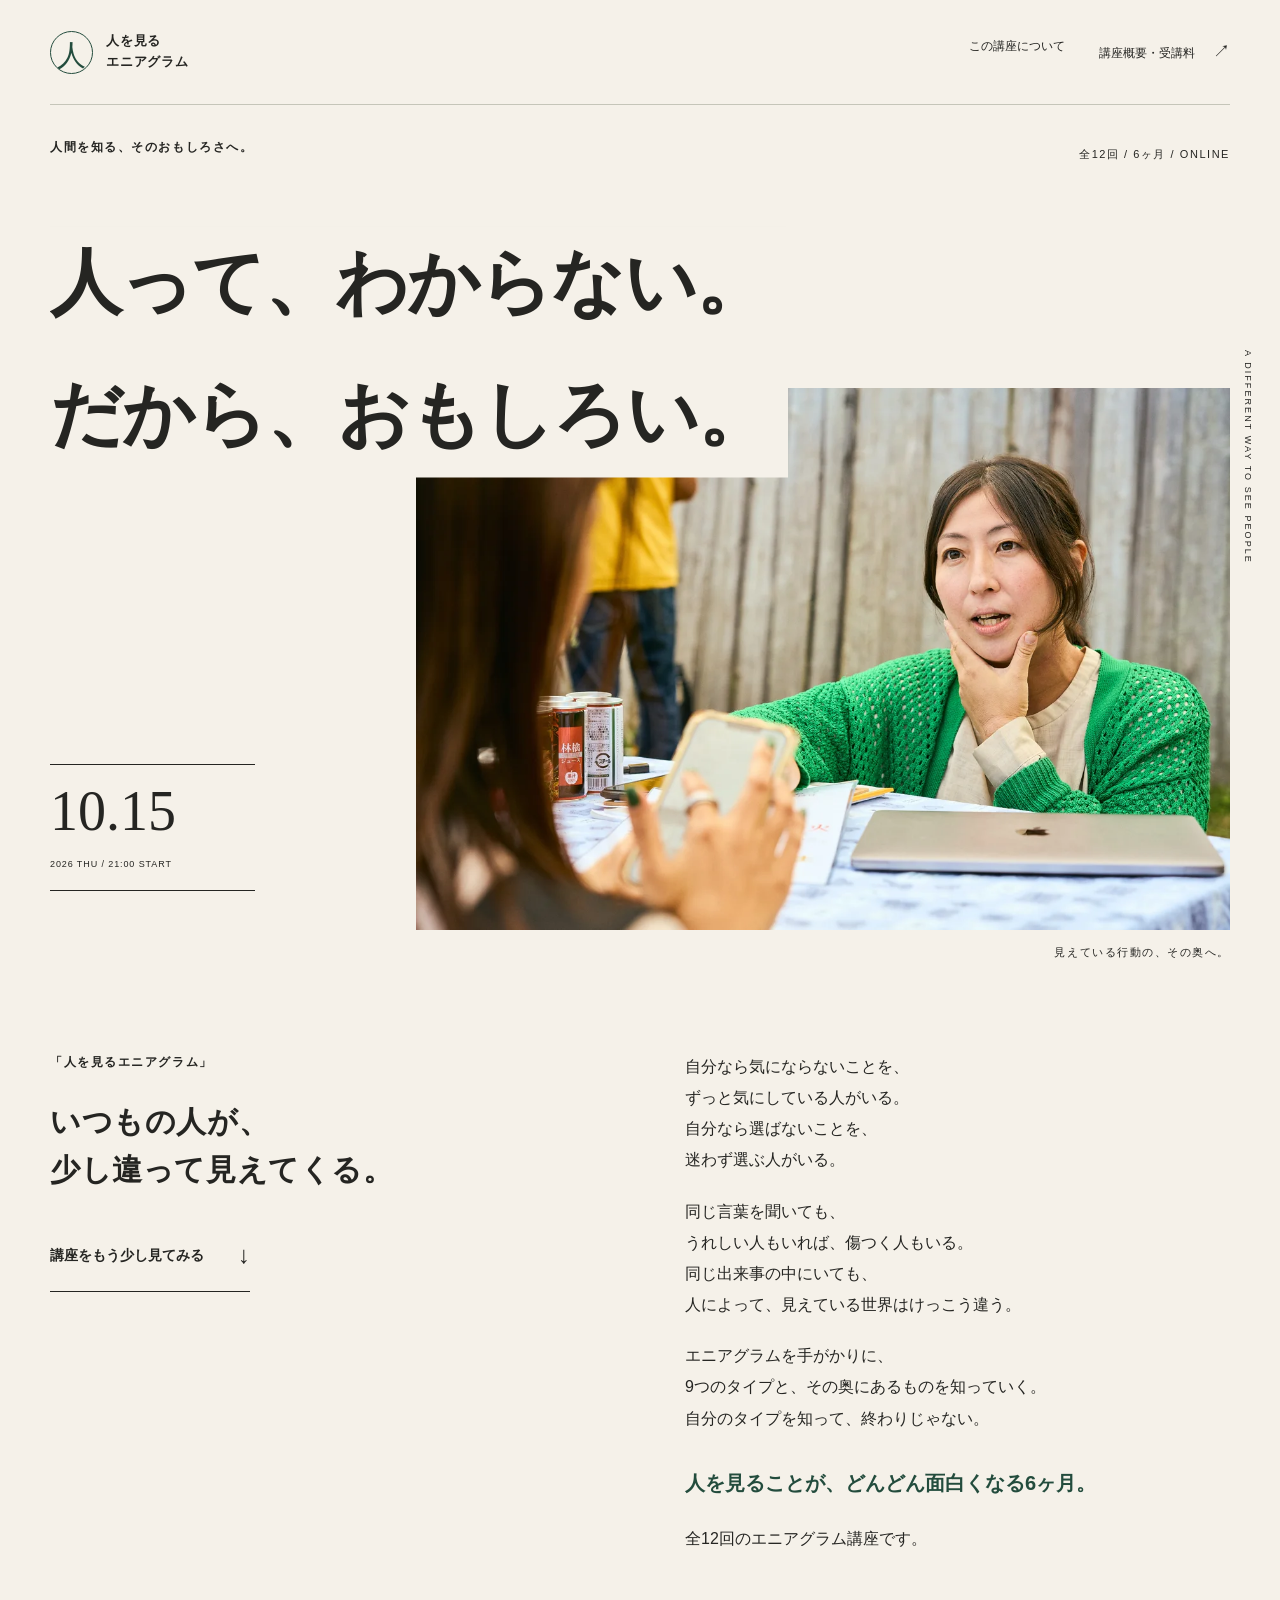
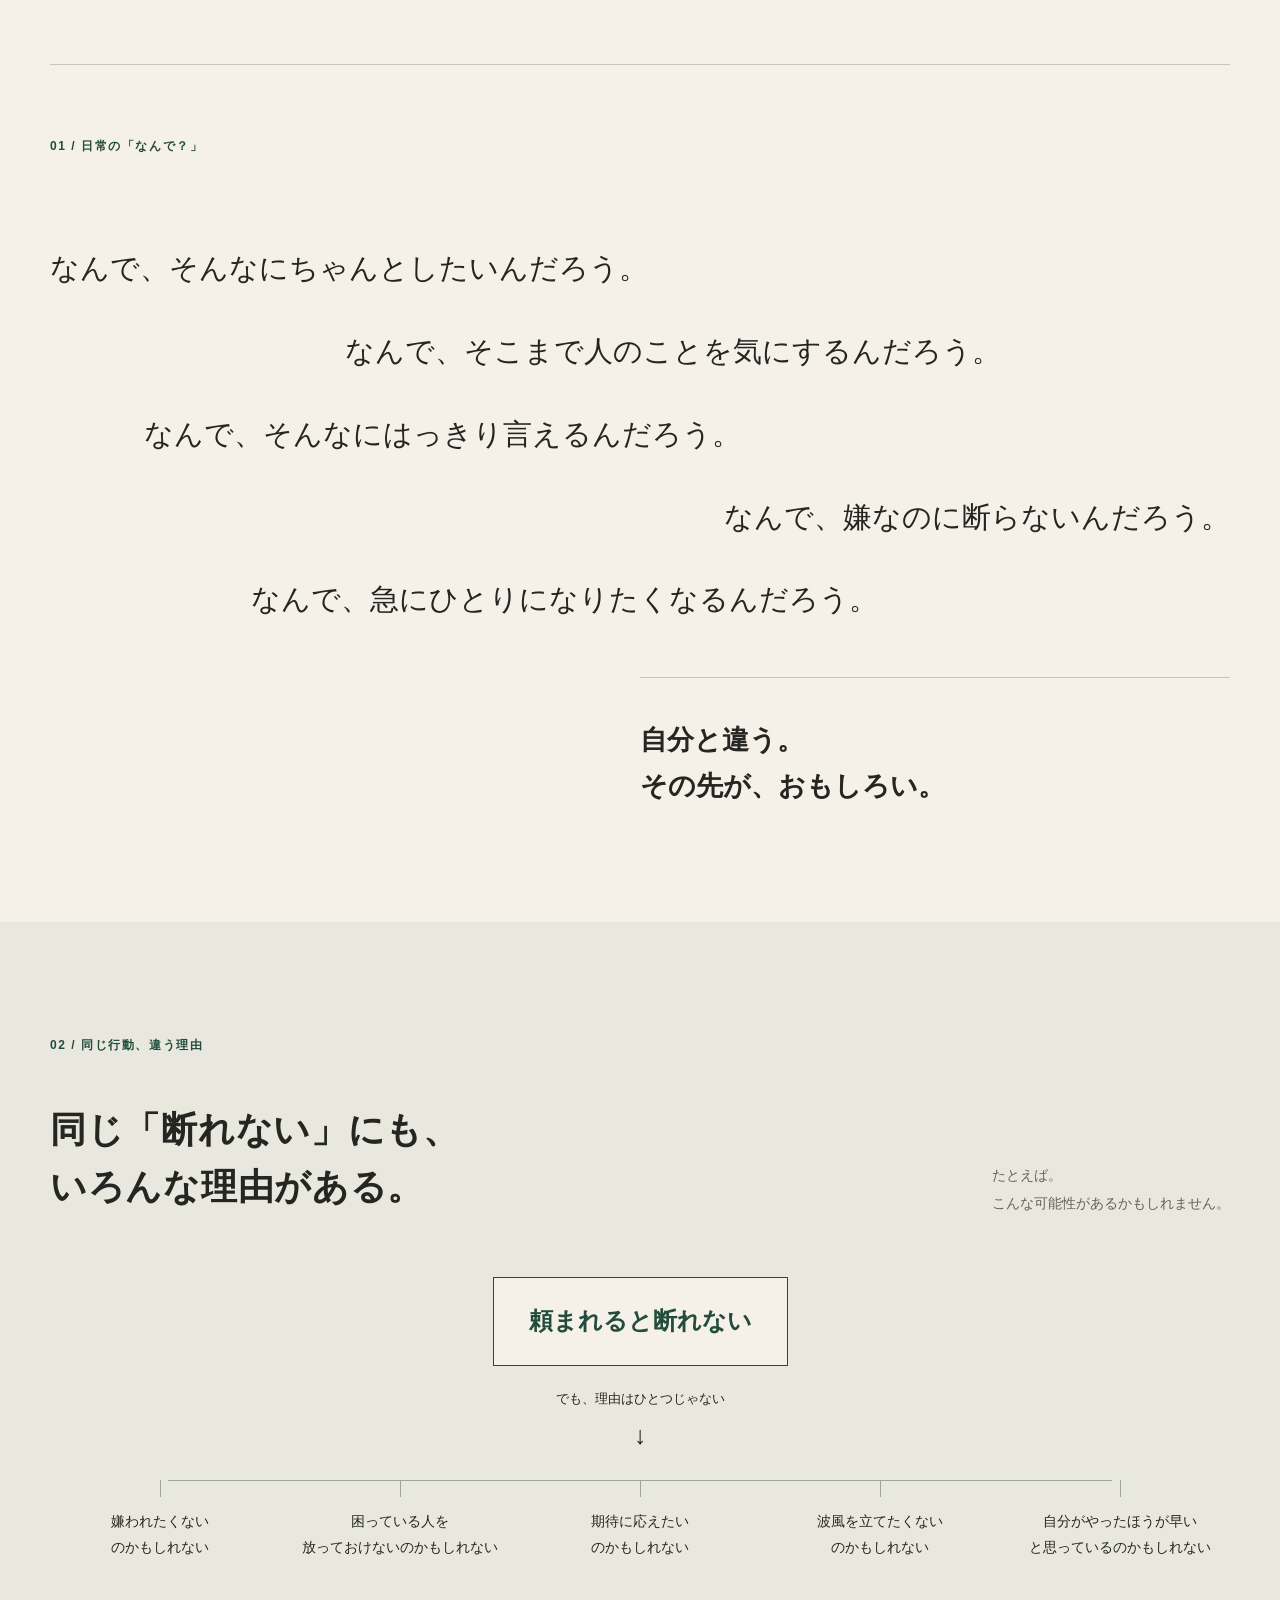
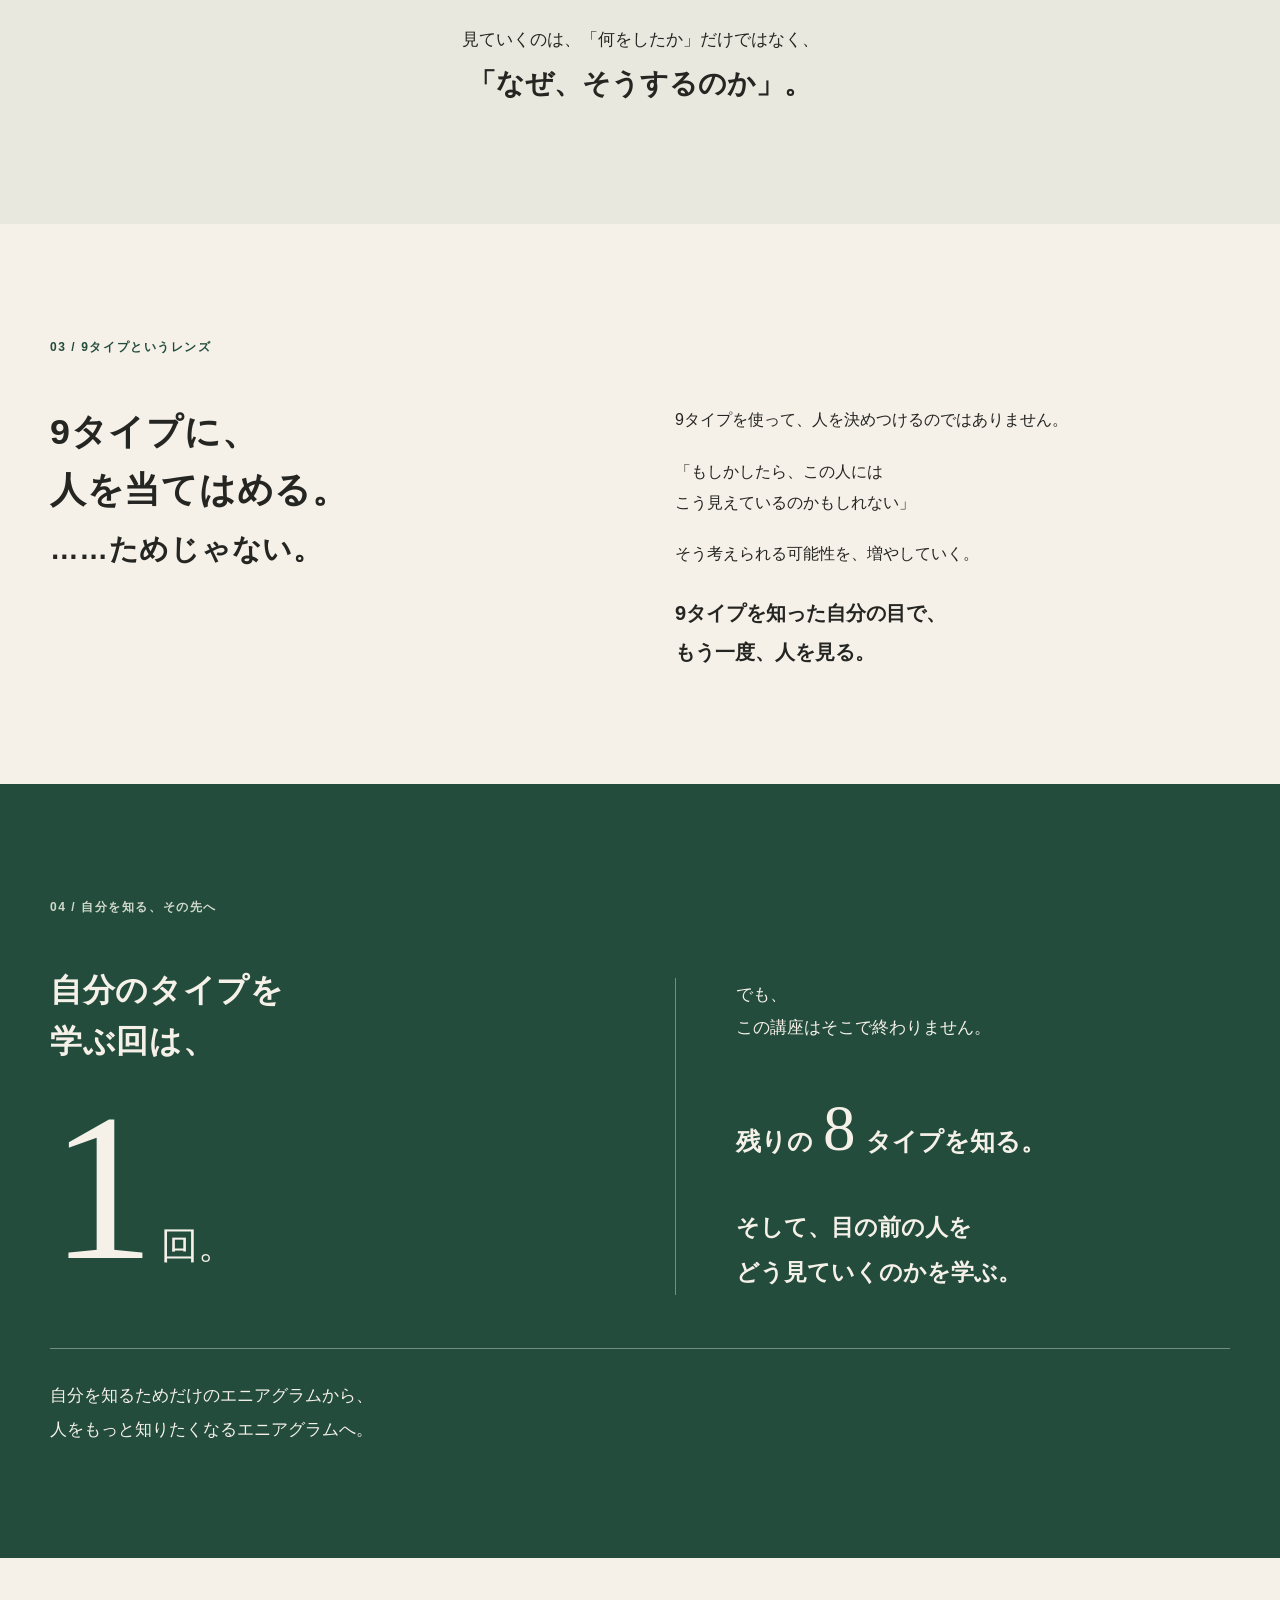
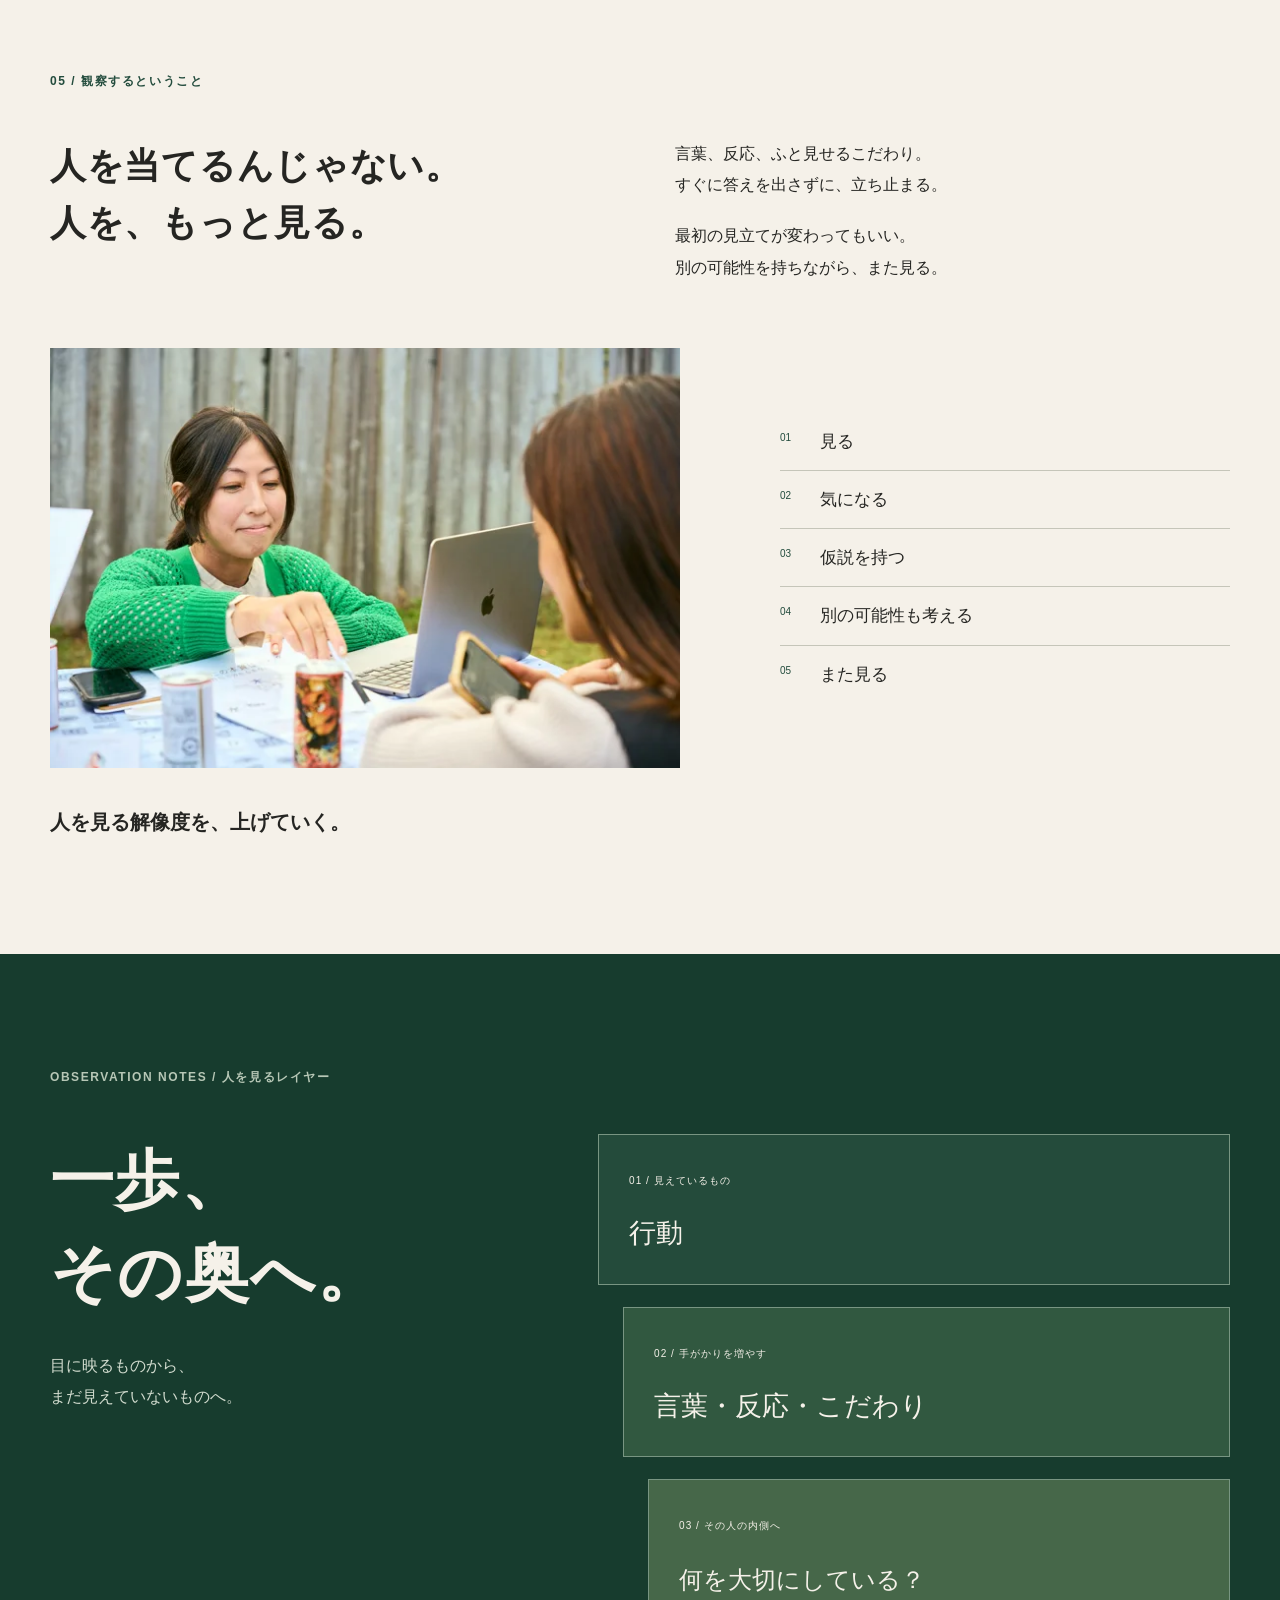
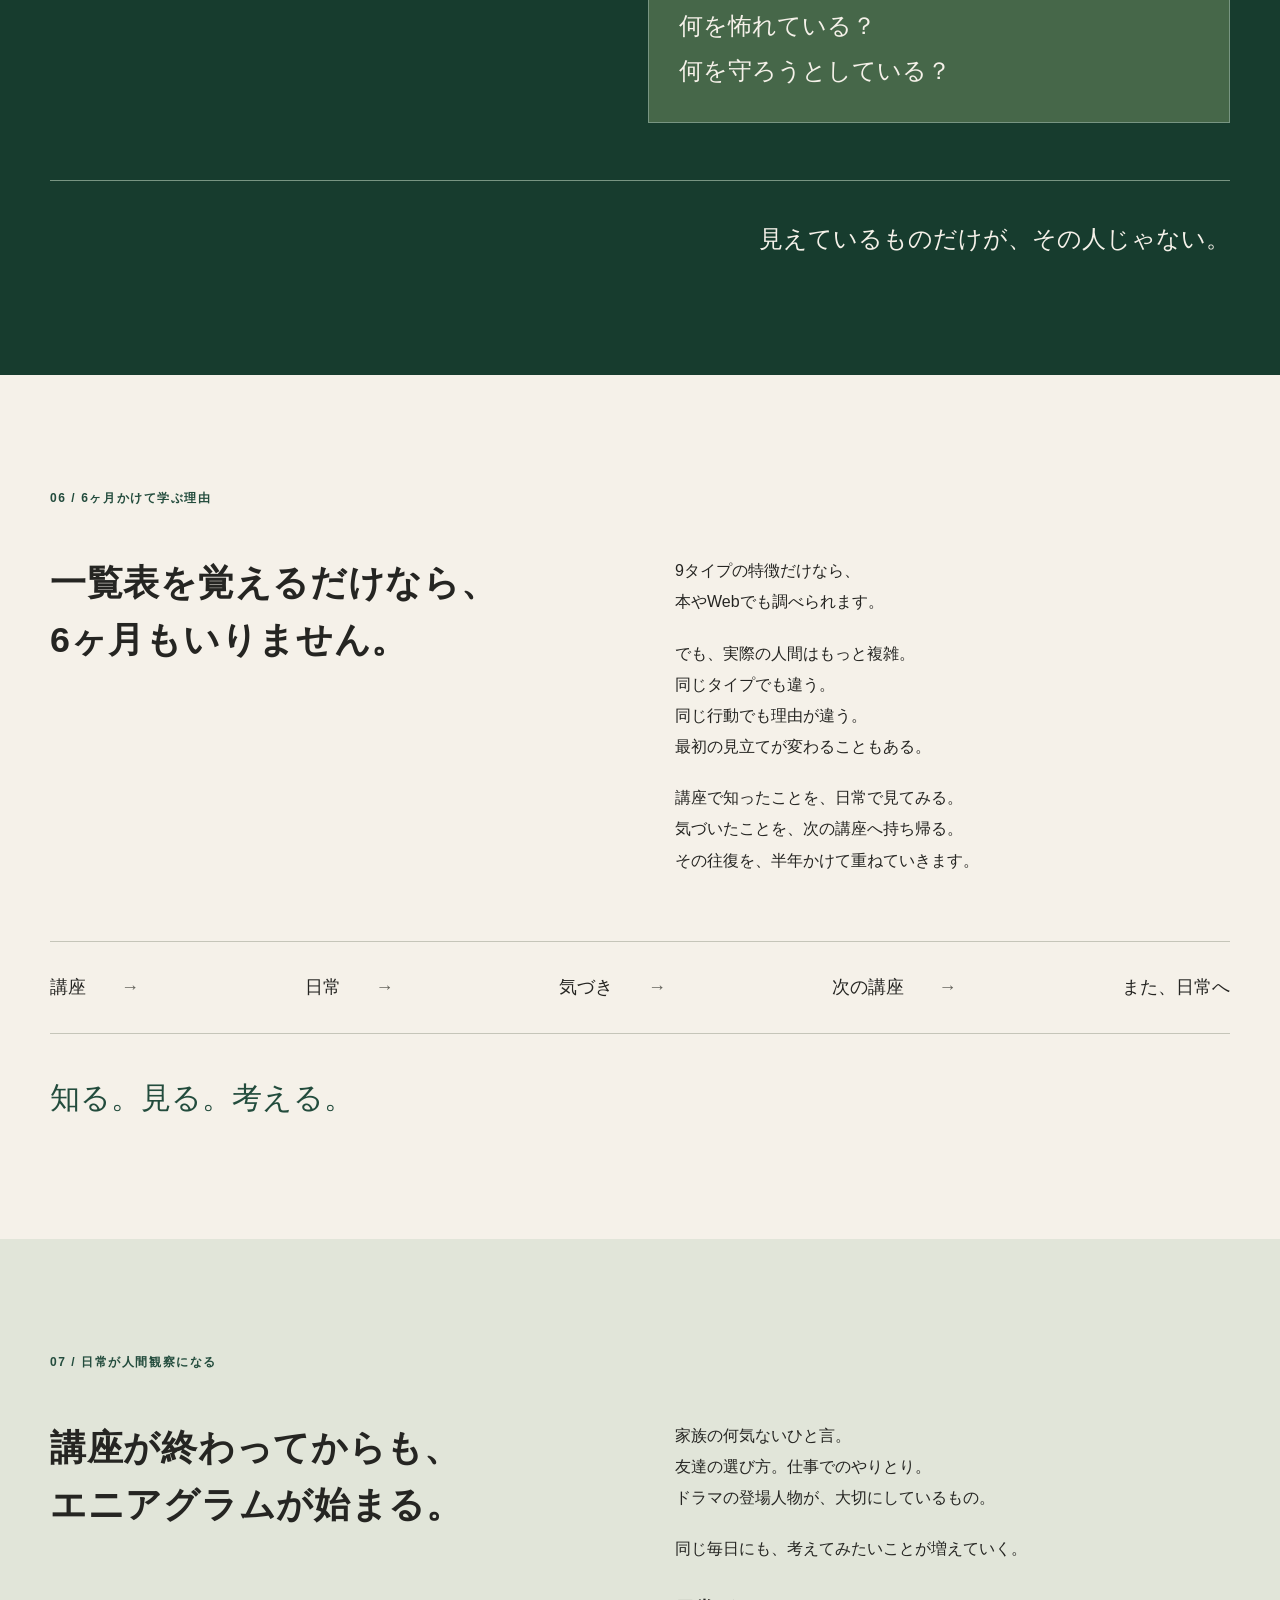
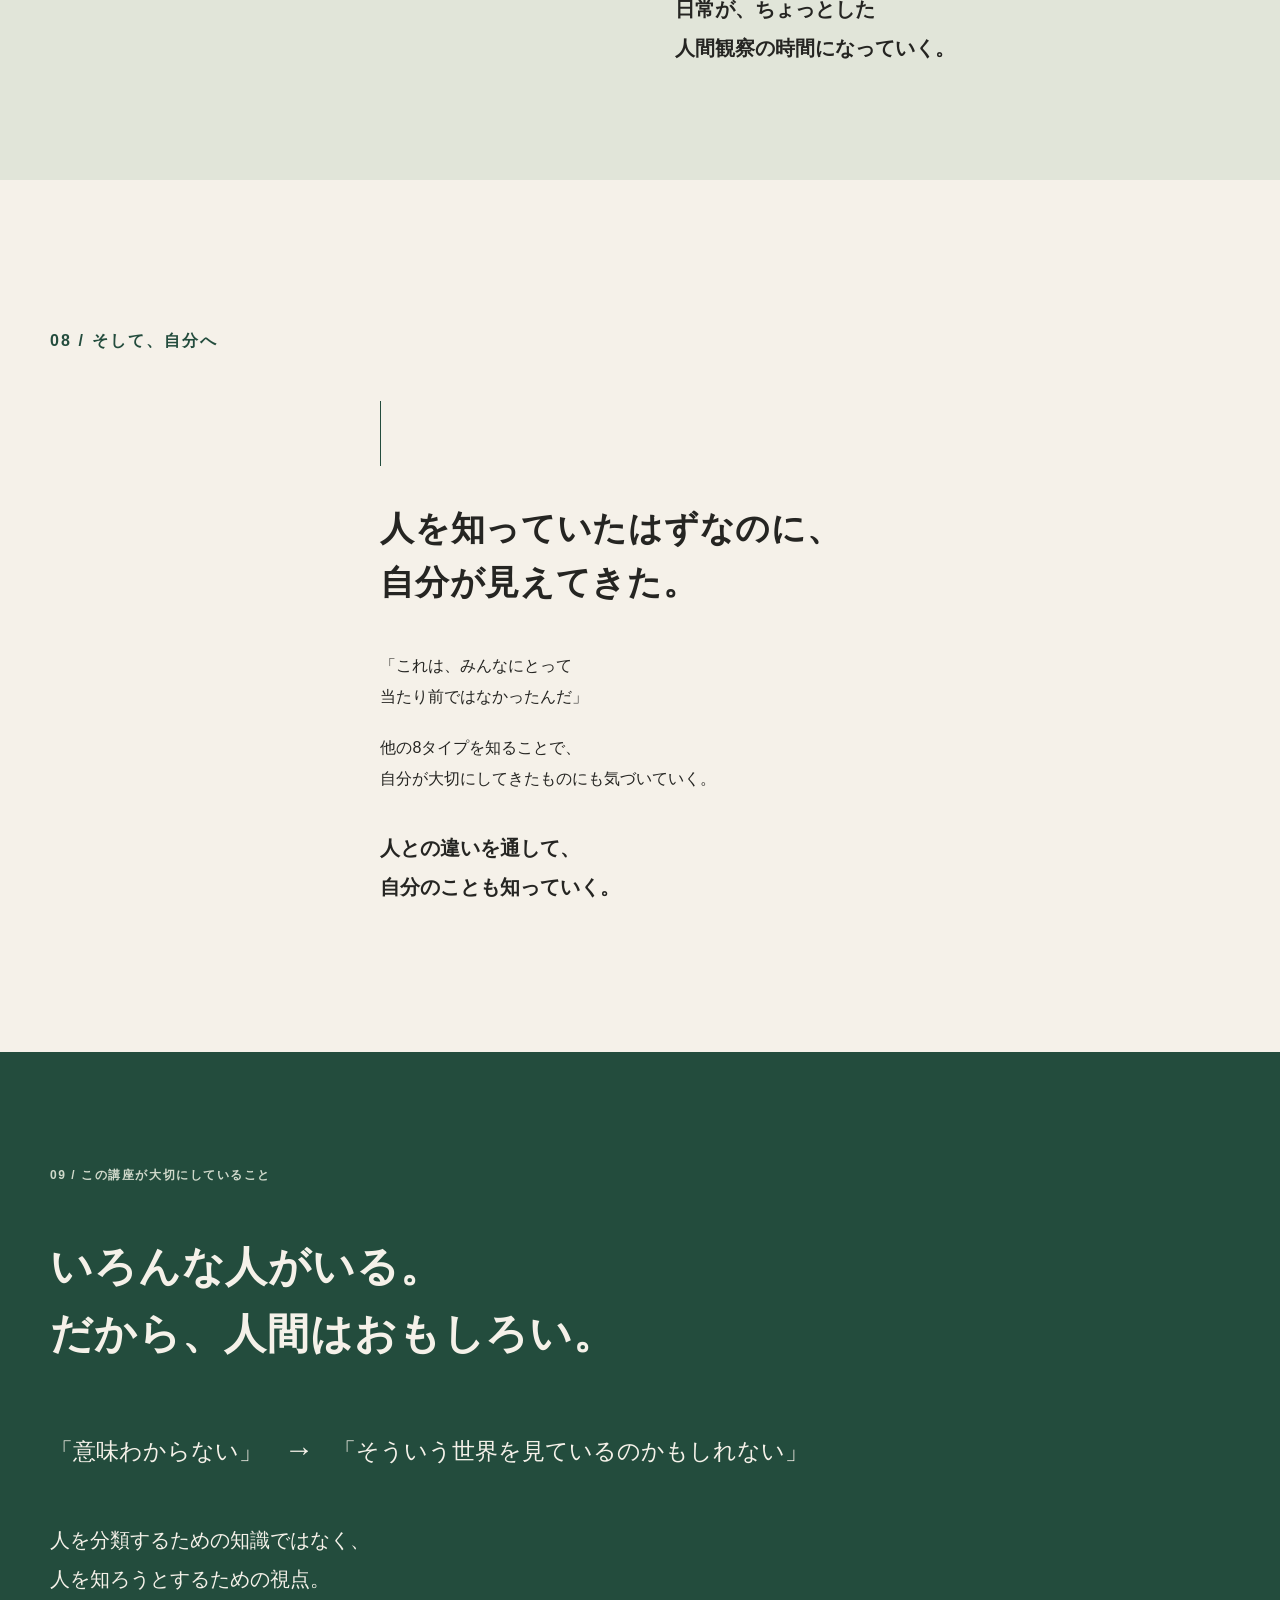
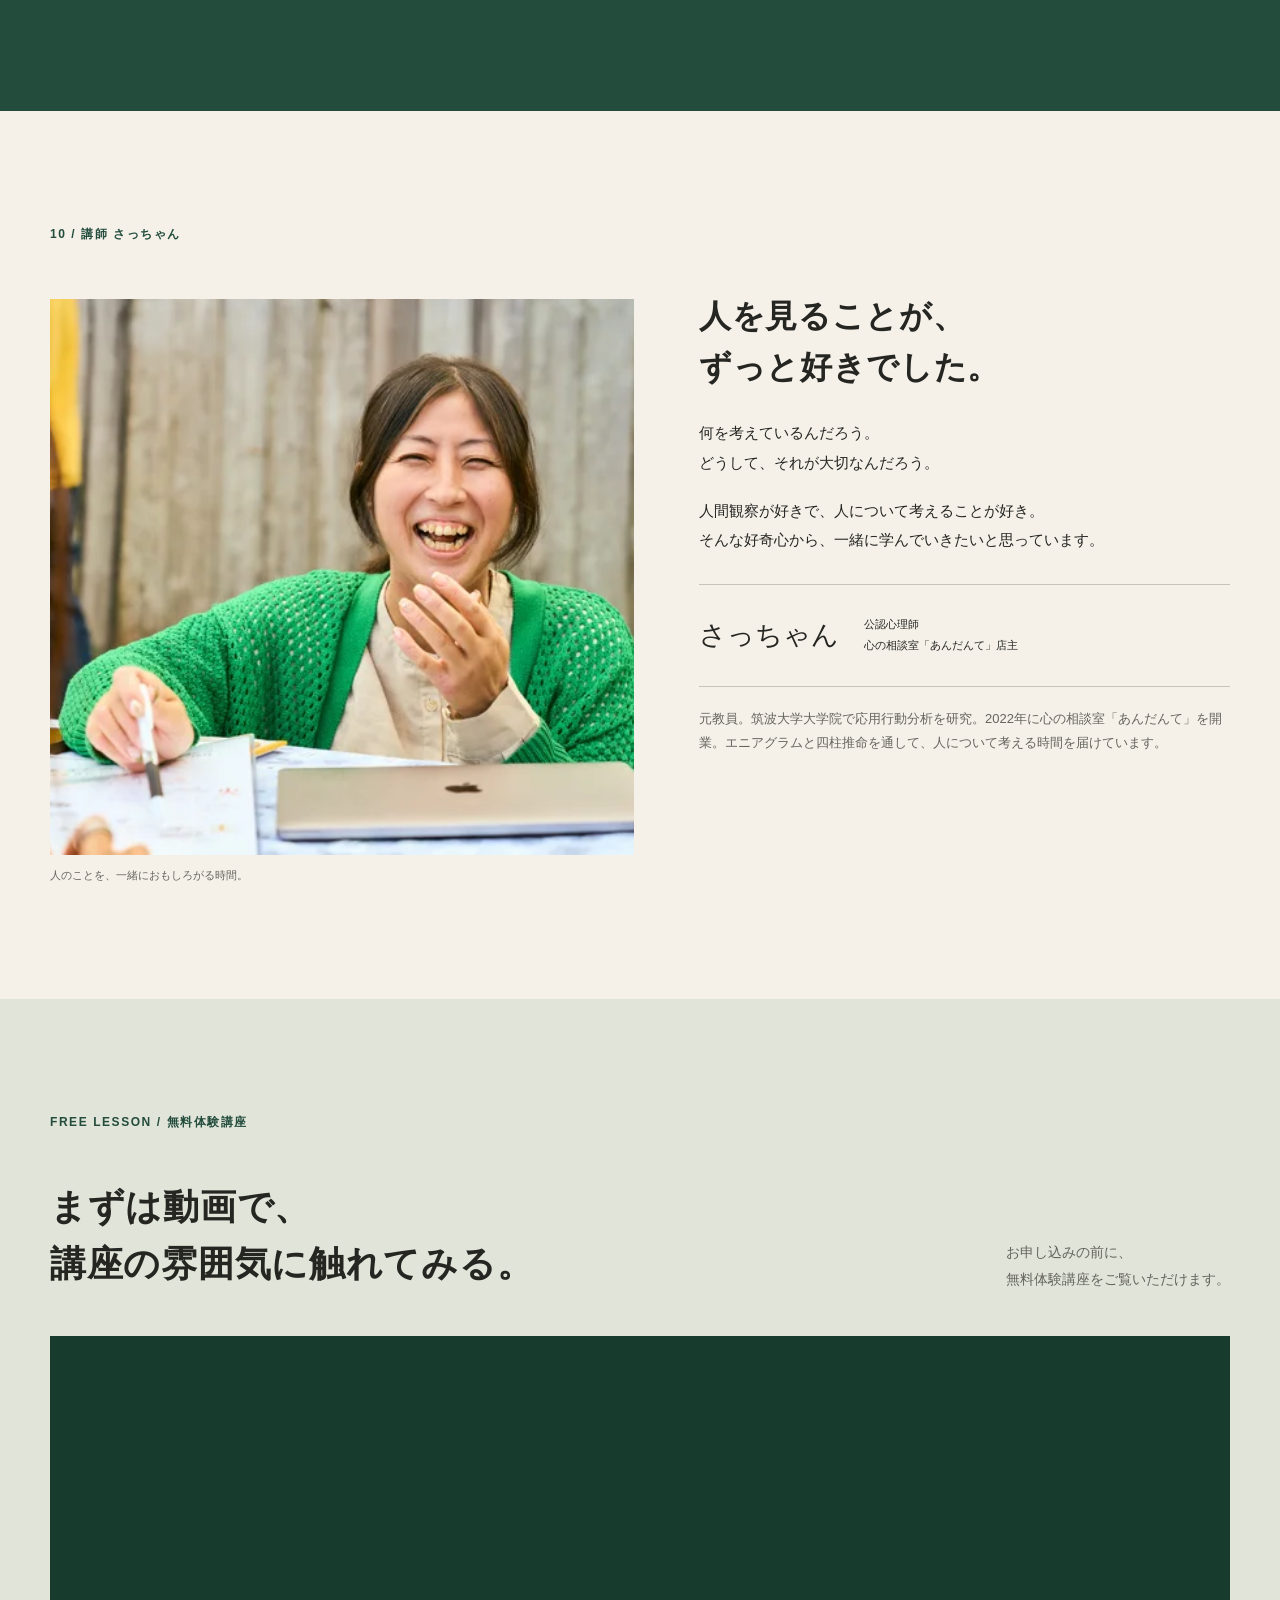
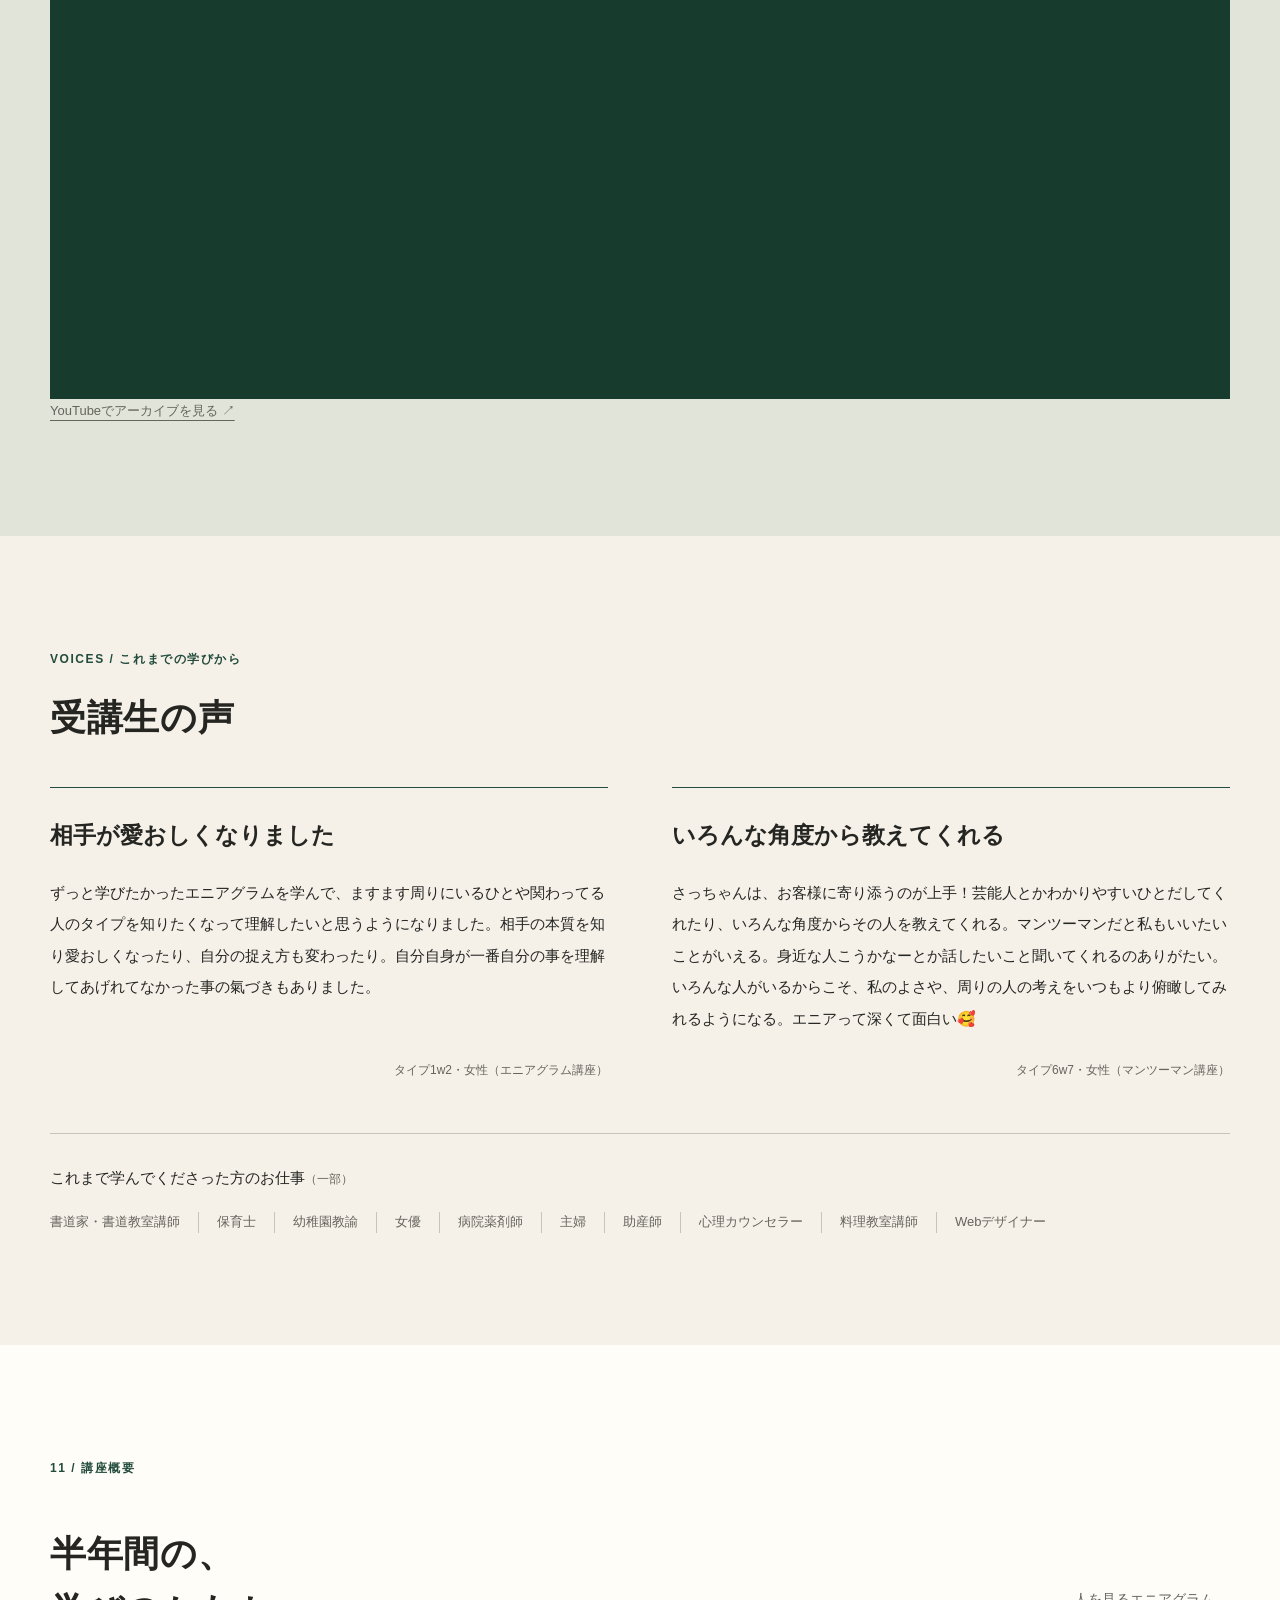
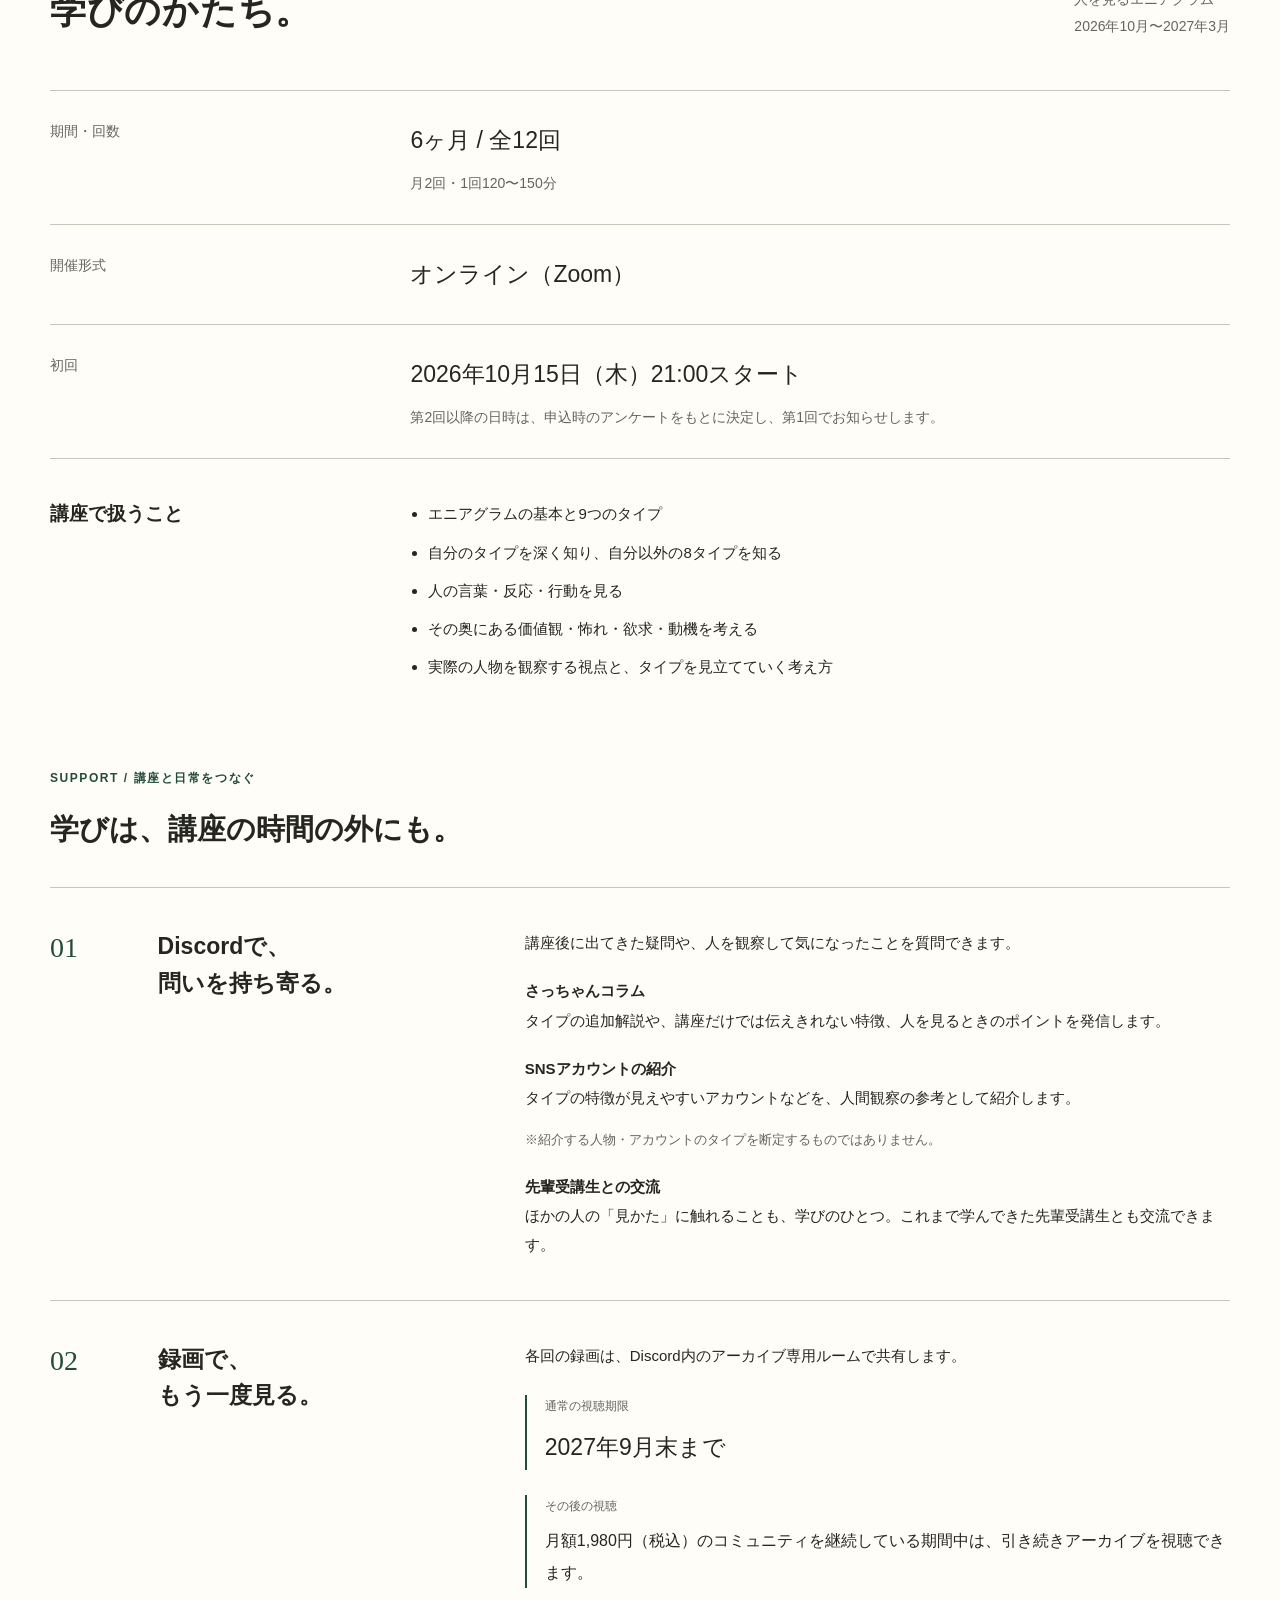
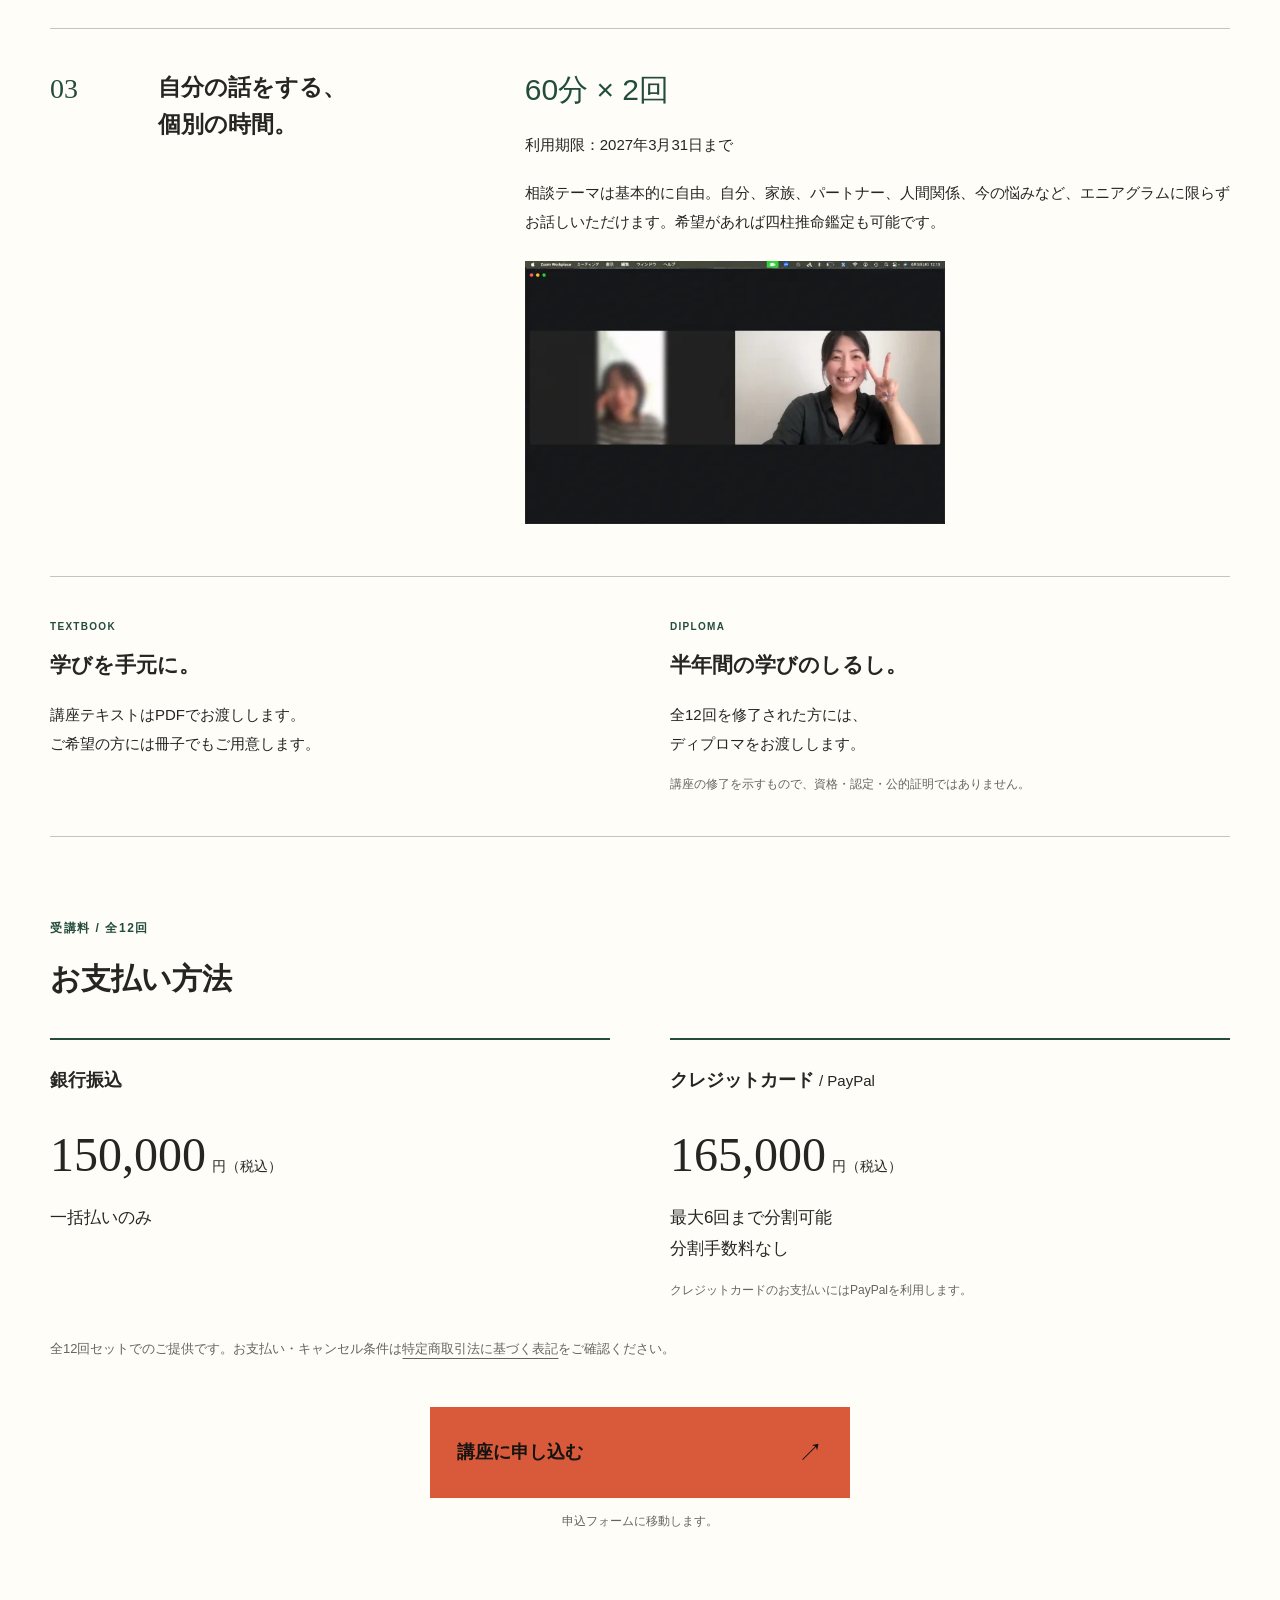
<file: index.html>
<!doctype html>
<html lang="ja">
<head>
<meta charset="utf-8">
<meta name="viewport" content="width=device-width, initial-scale=1">
<title>人を見るエニアグラム｜人って、わからない。だから、おもしろい。</title>
<meta name="description" content="9つのタイプを手がかりに、行動の奥にある動機や価値観を考える6ヶ月。さっちゃんと学ぶ全12回のオンライン講座。初回は2026年10月15日（木）21:00。">
<meta property="og:type" content="website">
<meta property="og:title" content="人を見るエニアグラム">
<meta property="og:description" content="人って、わからない。だから、おもしろい。9つのタイプを手がかりに、人をもっと知りたくなる6ヶ月。">
<meta property="og:url" content="https://satchan-cocoro.github.io/enneagram-kouza/">
<meta property="og:image" content="https://satchan-cocoro.github.io/enneagram-kouza/ogp.png">
<meta property="og:site_name" content="あんだんて">
<meta name="twitter:card" content="summary_large_image">
<link rel="icon" href="assets/favicon.svg" type="image/svg+xml">
<link rel="stylesheet" href="styles.css">
<script src="script.js" defer></script>
<script src="booking-config.js" defer></script>
<script src="booking-link.js" defer></script>
</head>
<body>
<a class="skip-link" href="#main">本文へ移動</a>
<header class="site-header wrap">
 <a class="brand" href="./" aria-label="人を見るエニアグラム トップ"><span class="brand-mark" aria-hidden="true">人</span><span>人を見る<br>エニアグラム</span></a>
 <nav aria-label="メインナビゲーション"><a href="#about">この講座について</a><a href="#details">講座概要・受講料 <span aria-hidden="true">↗</span></a></nav>
</header>
<main id="main">
<section class="hero wrap" aria-labelledby="hero-title">
 <div class="hero-top"><p class="eyebrow">人間を知る、そのおもしろさへ。</p><p class="edition">全12回 / 6ヶ月 / ONLINE</p></div>
 <div class="hero-stage">
  <h1 id="hero-title"><span>人って、<br class="mobile-only">わからない。</span><span>だから、<br class="mobile-only">おもしろい。</span></h1>
  <figure class="hero-photo"><img src="assets/hero-1280.webp" srcset="assets/hero-640.webp 640w, assets/hero-1280.webp 1280w" sizes="(max-width: 700px) 92vw, 64vw" width="1280" height="853" fetchpriority="high" alt="相手の話を聞きながら考える講師のさっちゃん"><figcaption>見えている行動の、その奥へ。</figcaption></figure>
  <div class="hero-side" aria-hidden="true">A DIFFERENT WAY TO SEE PEOPLE</div>
  <div class="hero-stamp"><span>10.15</span><small>2026 THU / 21:00 START</small></div>
 </div>
 <div class="hero-intro">
  <div class="intro-heading"><p class="eyebrow">「人を見るエニアグラム」</p><h2>いつもの人が、<br>少し違って見えてくる。</h2><a class="text-link" href="#about">講座をもう少し見てみる <span aria-hidden="true">↓</span></a></div>
  <div class="prose"><p>自分なら気にならないことを、<br>ずっと気にしている人がいる。<br>自分なら選ばないことを、<br>迷わず選ぶ人がいる。</p><p>同じ言葉を聞いても、<br>うれしい人もいれば、傷つく人もいる。<br>同じ出来事の中にいても、<br>人によって、見えている世界はけっこう違う。</p><p>エニアグラムを手がかりに、<br>9つのタイプと、<br class="mobile-only">その奥にあるものを知っていく。<br>自分のタイプを知って、終わりじゃない。</p><p class="strong">人を見ることが、<br class="mobile-only">どんどん面白くなる6ヶ月。</p><p>全12回のエニアグラム講座です。</p></div>
 </div>
</section>

<section id="about" class="why section wrap" aria-labelledby="why-title">
 <p class="section-label">01 / 日常の「なんで？」</p><h2 id="why-title" class="sr-only">自分と違う。その先が、おもしろい。</h2>
 <div class="questions"><p>なんで、そんなに<br class="mobile-only">ちゃんとしたいんだろう。</p><p>なんで、そこまで<br class="mobile-only">人のことを気にするんだろう。</p><p>なんで、そんなに<br class="mobile-only">はっきり言えるんだろう。</p><p>なんで、嫌なのに断らないんだろう。</p><p>なんで、急に<br class="mobile-only">ひとりになりたくなるんだろう。</p></div>
 <p class="why-close">自分と違う。<br>その先が、おもしろい。</p>
</section>

<section class="motive section" aria-labelledby="motive-title"><div class="wrap">
 <p class="section-label">02 / 同じ行動、違う理由</p><div class="section-heading"><h2 id="motive-title">同じ「断れない」にも、<br>いろんな理由がある。</h2><p>たとえば。<br>こんな可能性があるかもしれません。</p></div>
 <div class="motive-map"><p class="action">頼まれると断れない</p><p class="map-caption">でも、理由はひとつじゃない <span aria-hidden="true">↓</span></p><ul class="possibilities"><li>嫌われたくない<br>のかもしれない</li><li>困っている人を<br>放っておけないのかもしれない</li><li>期待に応えたい<br>のかもしれない</li><li>波風を立てたくない<br>のかもしれない</li><li>自分がやったほうが早い<br>と思っているのかもしれない</li></ul></div>
 <p class="motive-close">見ていくのは、「何をしたか」だけではなく、<br><strong>「なぜ、そうするのか」。</strong></p>
</div></section>

<section class="lens section wrap" aria-labelledby="lens-title"><p class="section-label">03 / 9タイプというレンズ</p><div class="split"><h2 id="lens-title">9タイプに、<br>人を当てはめる。<br><span class="quiet">……ためじゃない。</span></h2><div class="prose"><p>9タイプを使って、人を決めつけるのではありません。</p><p>「もしかしたら、この人には<br>こう見えているのかもしれない」</p><p>そう考えられる可能性を、増やしていく。</p><p class="strong">9タイプを知った自分の目で、<br>もう一度、人を見る。</p></div></div></section>

<section class="difference section" aria-labelledby="difference-title"><div class="wrap"><p class="section-label">04 / 自分を知る、その先へ</p><div class="difference-grid"><div><h2 id="difference-title">自分のタイプを<br>学ぶ回は、</h2><p class="one"><span>1</span>回。</p></div><div class="difference-next"><p>でも、<br>この講座はそこで終わりません。</p><h3>残りの<span>8</span>タイプを知る。</h3><p class="strong">そして、目の前の人を<br>どう見ていくのかを学ぶ。</p></div></div><p class="difference-close">自分を知るためだけのエニアグラムから、<br>人をもっと知りたくなるエニアグラムへ。</p></div></section>

<section class="observation section wrap" aria-labelledby="observation-title"><p class="section-label">05 / 観察するということ</p><div class="split"><h2 id="observation-title">人を当てるんじゃない。<br>人を、もっと見る。</h2><div class="prose"><p>言葉、反応、ふと見せるこだわり。<br>すぐに答えを出さずに、立ち止まる。</p><p>最初の見立てが変わってもいい。<br>別の可能性を持ちながら、また見る。</p></div></div>
 <div class="observation-layout"><figure><img src="assets/observation-1280.webp" srcset="assets/observation-640.webp 640w, assets/observation-1280.webp 1280w" sizes="(max-width: 700px) 92vw, 48vw" width="1280" height="853" loading="lazy" alt="テーブルを囲んで相手の話に向き合うさっちゃん"></figure><ol class="observation-flow"><li>見る</li><li>気になる</li><li>仮説を持つ</li><li>別の可能性も考える</li><li>また見る</li></ol></div>
 <p class="strong">人を見る解像度を、上げていく。</p>
</section>

<section class="layers section" aria-labelledby="layers-title"><div class="wrap"><p class="section-label">OBSERVATION NOTES / 人を見るレイヤー</p><div class="layers-grid"><div class="layers-heading"><h2 id="layers-title">一歩、<br>その奥へ。</h2><p>目に映るものから、<br>まだ見えていないものへ。</p></div><div class="layer-stack"><div class="layer layer-one"><span class="layer-number">01 / 見えているもの</span><h3>行動</h3></div><div class="layer layer-two"><span class="layer-number">02 / 手がかりを増やす</span><h3>言葉・反応・こだわり</h3></div><div class="layer layer-three"><span class="layer-number">03 / その人の内側へ</span><h3>何を大切にしている？<br>何を怖れている？<br>何を守ろうとしている？</h3></div></div></div><p class="layers-close">見えているものだけが、<br class="mobile-only">その人じゃない。</p></div></section>

<section class="months section wrap" aria-labelledby="months-title"><p class="section-label">06 / 6ヶ月かけて学ぶ理由</p><div class="split"><h2 id="months-title">一覧表を覚えるだけなら、<br>6ヶ月もいりません。</h2><div class="prose"><p>9タイプの特徴だけなら、<br>本やWebでも調べられます。</p><p>でも、実際の人間はもっと複雑。<br>同じタイプでも違う。<br>同じ行動でも理由が違う。<br>最初の見立てが変わることもある。</p><p>講座で知ったことを、日常で見てみる。<br>気づいたことを、次の講座へ持ち帰る。<br>その往復を、半年かけて重ねていきます。</p></div></div><ol class="cycle"><li>講座</li><li>日常</li><li>気づき</li><li>次の講座</li><li>また、日常へ</li></ol><p class="months-close">知る。見る。考える。</p></section>

<section class="everyday section" aria-labelledby="everyday-title"><div class="wrap"><p class="section-label">07 / 日常が人間観察になる</p><div class="split"><h2 id="everyday-title">講座が終わってからも、<br>エニアグラムが始まる。</h2><div class="prose"><p>家族の何気ないひと言。<br>友達の選び方。仕事でのやりとり。<br>ドラマの登場人物が、大切にしているもの。</p><p>同じ毎日にも、考えてみたいことが増えていく。</p><p class="strong">日常が、ちょっとした<br>人間観察の時間になっていく。</p></div></div></div></section>

<section class="self section wrap" aria-labelledby="self-title"><p class="section-label">08 / そして、自分へ</p><div class="self-inner"><span class="self-line" aria-hidden="true"></span><h2 id="self-title">人を知っていたはずなのに、<br>自分が見えてきた。</h2><p>「これは、みんなにとって<br>当たり前ではなかったんだ」</p><p>他の8タイプを知ることで、<br>自分が大切にしてきたものにも気づいていく。</p><p class="strong">人との違いを通して、<br>自分のことも知っていく。</p></div></section>

<section class="philosophy section" aria-labelledby="philosophy-title"><div class="wrap"><p class="section-label">09 / この講座が大切にしていること</p><h2 id="philosophy-title">いろんな人がいる。<br>だから、人間はおもしろい。</h2><div class="perspective"><p>「意味わからない」</p><span aria-hidden="true">↓</span><p>「そういう世界を<br class="mobile-only">見ているのかもしれない」</p></div><p>人を分類するための知識ではなく、<br>人を知ろうとするための視点。</p></div></section>

<section class="instructor section wrap" aria-labelledby="instructor-title"><p class="section-label">10 / 講師 さっちゃん</p><div class="instructor-grid"><figure><img src="assets/laugh-1280.webp" srcset="assets/laugh-640.webp 640w, assets/laugh-1280.webp 1280w" sizes="(max-width: 700px) 92vw, 50vw" width="1280" height="853" loading="lazy" alt="対話のなかで自然に笑顔になる講師のさっちゃん"><figcaption>人のことを、一緒におもしろがる時間。</figcaption></figure><div><h2 id="instructor-title">人を見ることが、<br>ずっと好きでした。</h2><p>何を考えているんだろう。<br>どうして、それが大切なんだろう。</p><p>人間観察が好きで、人について考えることが好き。<br>そんな好奇心から、一緒に学んでいきたいと思っています。</p><div class="instructor-name"><span>さっちゃん</span><p>公認心理師<br>心の相談室「あんだんて」店主</p></div><p class="small">元教員。筑波大学大学院で応用行動分析を研究。2022年に心の相談室「あんだんて」を開業。エニアグラムと四柱推命を通して、人について考える時間を届けています。</p></div></div></section>

<section id="trial" class="trial section" aria-labelledby="trial-title"><div class="wrap">
 <p class="section-label">FREE LESSON / 無料体験講座</p>
 <div class="section-heading"><h2 id="trial-title">まずは動画で、<br>講座の雰囲気に触れてみる。</h2><p>お申し込みの前に、<br>無料体験講座をご覧いただけます。</p></div>
 <div class="trial-video">
  <iframe src="https://www.youtube-nocookie.com/embed/xkSMqRyQRYM" title="人を見るエニアグラム 無料体験講座アーカイブ" loading="lazy" referrerpolicy="strict-origin-when-cross-origin" allow="accelerometer; autoplay; clipboard-write; encrypted-media; gyroscope; picture-in-picture; web-share" allowfullscreen></iframe>
 </div>
 <p class="small"><a href="https://youtu.be/xkSMqRyQRYM" target="_blank" rel="noopener noreferrer">YouTubeでアーカイブを見る ↗</a></p>
</div></section>

<section id="voices" class="testimonials section wrap" aria-labelledby="voices-title">
 <p class="section-label">VOICES / これまでの学びから</p>
 <h2 id="voices-title">受講生の声</h2>
 <div class="testimonials-list">
  <figure class="testimonial">
   <blockquote><h3>相手が愛おしくなりました</h3><p>ずっと学びたかったエニアグラムを学んで、ますます周りにいるひとや関わってる人のタイプを知りたくなって理解したいと思うようになりました。相手の本質を知り愛おしくなったり、自分の捉え方も変わったり。自分自身が一番自分の事を理解してあげれてなかった事の氣づきもありました。</p></blockquote>
   <figcaption>タイプ1w2・女性<span>（エニアグラム講座）</span></figcaption>
  </figure>
  <figure class="testimonial">
   <blockquote><h3>いろんな角度から教えてくれる</h3><p>さっちゃんは、お客様に寄り添うのが上手！芸能人とかわかりやすいひとだしてくれたり、いろんな角度からその人を教えてくれる。マンツーマンだと私もいいたいことがいえる。身近な人こうかなーとか話したいこと聞いてくれるのありがたい。いろんな人がいるからこそ、私のよさや、周りの人の考えをいつもより俯瞰してみれるようになる。エニアって深くて面白い🥰</p></blockquote>
   <figcaption>タイプ6w7・女性<span>（マンツーマン講座）</span></figcaption>
  </figure>
 </div>
 <div class="alumni-occupations"><h3>これまで学んでくださった方のお仕事<span>（一部）</span></h3><ul><li>書道家・書道教室講師</li><li>保育士</li><li>幼稚園教諭</li><li>女優</li><li>病院薬剤師</li><li>主婦</li><li>助産師</li><li>心理カウンセラー</li><li>料理教室講師</li><li>Webデザイナー</li></ul></div>
</section>

<section id="details" class="course section" aria-labelledby="course-title"><div class="wrap">
 <p class="section-label">11 / 講座概要</p><div class="section-heading"><h2 id="course-title">半年間の、<br>学びのかたち。</h2><p>人を見るエニアグラム<br>2026年10月〜2027年3月</p></div>
 <dl class="course-spec"><div><dt>期間・回数</dt><dd><strong>6ヶ月 / 全12回</strong><span>月2回・1回120〜150分</span></dd></div><div><dt>開催形式</dt><dd><strong>オンライン（Zoom）</strong></dd></div><div><dt>初回</dt><dd><strong>2026年10月15日（木）<br class="mobile-only">21:00スタート</strong><span>第2回以降の日時は、申込時のアンケートをもとに決定し、第1回でお知らせします。</span></dd></div></dl>
 <div class="curriculum"><h3>講座で扱うこと</h3><ul><li>エニアグラムの基本と9つのタイプ</li><li>自分のタイプを深く知り、自分以外の8タイプを知る</li><li>人の言葉・反応・行動を見る</li><li>その奥にある価値観・怖れ・欲求・動機を考える</li><li>実際の人物を観察する視点と、タイプを見立てていく考え方</li></ul></div>
 <div class="support-heading"><p class="section-label">SUPPORT / 講座と日常をつなぐ</p><h3>学びは、講座の時間の外にも。</h3></div>
 <div class="support-row"><span class="support-number" aria-hidden="true">01</span><h4>Discordで、<br>問いを持ち寄る。</h4><div class="prose"><p>講座後に出てきた疑問や、人を観察して気になったことを質問できます。</p><p><strong>さっちゃんコラム</strong><br>タイプの追加解説や、講座だけでは伝えきれない特徴、人を見るときのポイントを発信します。</p><p><strong>SNSアカウントの紹介</strong><br>タイプの特徴が見えやすいアカウントなどを、人間観察の参考として紹介します。</p><p class="small">※紹介する人物・アカウントのタイプを断定するものではありません。</p><p><strong>先輩受講生との交流</strong><br>ほかの人の「見かた」に触れることも、学びのひとつ。これまで学んできた先輩受講生とも交流できます。</p></div></div>
 <div class="support-row"><span class="support-number" aria-hidden="true">02</span><h4>録画で、<br>もう一度見る。</h4><div class="prose"><p>各回の録画は、Discord内のアーカイブ専用ルームで共有します。</p><dl class="archive"><div><dt>通常の視聴期限</dt><dd>2027年9月末まで</dd></div><div><dt>その後の視聴</dt><dd>月額1,980円（税込）のコミュニティを継続している期間中は、引き続きアーカイブを視聴できます。</dd></div></dl></div></div>
 <div class="support-row"><span class="support-number" aria-hidden="true">03</span><h4>自分の話をする、<br>個別の時間。</h4><div class="prose"><p class="session-amount">60分 × 2回</p><p>利用期限：2027年3月31日まで</p><p>相談テーマは基本的に自由。自分、家族、パートナー、人間関係、今の悩みなど、エニアグラムに限らずお話しいただけます。希望があれば四柱推命鑑定も可能です。</p><figure class="private-photo"><img src="assets/private-session-640.webp" width="640" height="400" loading="lazy" alt="相談者の顔をぼかしたオンライン個別セッションの様子"></figure></div></div>
 <div class="materials"><div><p class="section-label">TEXTBOOK</p><h4>学びを手元に。</h4><p>講座テキストはPDFでお渡しします。<br>ご希望の方には冊子でもご用意します。</p></div><div><p class="section-label">DIPLOMA</p><h4>半年間の学びのしるし。</h4><p>全12回を修了された方には、<br>ディプロマをお渡しします。</p><p class="small">講座の修了を示すもので、資格・認定・公的証明ではありません。</p></div></div>
 <div id="price" class="price-area"><p class="section-label">受講料 / 全12回</p><h3>お支払い方法</h3><div class="payment-grid"><div class="payment"><h4>銀行振込</h4><p class="amount">150,000<span>円（税込）</span></p><p class="payment-condition">一括払いのみ</p></div><div class="payment"><h4>クレジットカード <span class="paypal">/ PayPal</span></h4><p class="amount">165,000<span>円（税込）</span></p><p class="payment-condition">最大6回まで分割可能<br>分割手数料なし</p><p class="small">クレジットカードのお支払いにはPayPalを利用します。</p></div></div><p class="small price-note">全12回セットでのご提供です。お支払い・キャンセル条件は<a href="legal.html">特定商取引法に基づく表記</a>をご確認ください。</p><div class="apply"><a class="button" href="https://docs.google.com/forms/d/e/1FAIpQLSd08NwVX4j2yaocGOyE6DG5NZuHImAWypMFYuB7JT__Tu-72g/viewform">講座に申し込む <span aria-hidden="true">↗</span></a><p>申込フォームに移動します。</p></div></div>
</div></section>

<section id="free-consultation" class="free-consultation section wrap" aria-labelledby="consultation-title">
 <p class="section-label">CONSULTATION / 受講前30分無料相談</p>
 <div class="split"><div><h2 id="consultation-title">申し込む前に、<br>少し話してみたい方へ。</h2><p class="consultation-duration">30<span>分の無料相談</span></p></div>
 <div class="prose"><p>「興味はあるけれど、自分に合う講座なのかもう少し確認したい」</p><p>「6ヶ月間続けられるか少し不安」</p><p>「日程や参加方法について聞いてから決めたい」</p><p>そんな方のために、「人を見るエニアグラム」への参加をご検討中の方限定で、30分の無料相談をご用意しています。</p><p><strong>無理にお申し込みをおすすめする時間ではありません。</strong></p><p>気になっていることを聞いていただき、「今の自分に合う講座かどうか」を確認する時間としてご利用ください。</p><p class="small">※通常のエニアグラム個別セッションとは内容が異なります。</p>
 <a id="consultation-link" class="text-link" hidden>30分無料相談を予約する <span aria-hidden="true">↗</span></a><p id="consultation-setup" class="small">無料相談の予約受付は準備中です。</p><noscript><p class="small">予約リンクの表示にはJavaScriptを有効にしてください。</p></noscript></div></div>
</section>

<section class="fit section wrap" aria-labelledby="fit-title"><p class="section-label">12 / こんな人と、一緒に</p><div class="split"><h2 id="fit-title">「人って、おもしろいな」<br>と思える人。</h2><div><ul class="fit-list"><li>人間観察が好き</li><li>エニアグラムをもっと深く知りたい</li><li>自分のタイプだけで終わるのは物足りない</li><li>家族やパートナーをもっと知りたい</li><li>「なんで？」と思う人がいる</li><li>考え方の違いそのものがおもしろい</li><li>実際の人物について考えてみたい</li></ul></div></div></section>

<section class="faq section wrap" aria-labelledby="faq-title"><p class="section-label">FAQ / よくあるご質問</p><h2 id="faq-title">気になっていること。</h2><details><summary>自分のタイプがわからなくても参加できますか？</summary><p>はい。第1回はエニアグラム全体のお話です。タイプが決まっている前提では始まりません。ご自身のことは個別セッションでも扱えます。</p></details><details><summary>参加できない回があったら？</summary><p>全回の録画をDiscord内のアーカイブ専用ルームで共有します。通常は2027年9月末まで視聴でき、その後も月額1,980円（税込）のコミュニティを継続している間は視聴できます。</p></details><details><summary>第2回以降の日時はどう決まりますか？</summary><p>お申し込み時のアンケートで参加しやすい時間帯をうかがい、平日午前・平日午後・平日夜・土曜午前・土曜午後のなかから決定します。決まった日程は第1回でお知らせします。</p></details><details><summary>気になるタイプの回だけ受けられますか？</summary><p>全12回セットでのご提供です。単発受講はありません。</p></details><details><summary>ディプロマは資格や認定ですか？</summary><p>資格・認定・公的証明ではありません。この講座を全12回修了された方にお渡しする、学びのしるしです。</p></details><details><summary>キャンセル・返金はできますか？</summary><p>第1回の前日（2026年10月14日）までにご連絡いただければ全額返金します。第1回の開始後は、お客様のご都合による返金はいたしかねます。詳しくは<a href="legal.html">特定商取引法に基づく表記</a>をご確認ください。</p></details></section>

<section class="final section" aria-labelledby="final-title"><div class="wrap"><p class="section-label">その「なんで？」を、一緒に。</p><h2 id="final-title">もっと、人のことを<br>知りたくなったら。</h2><p class="final-words">知って。見て。考えて。<br>また、人を見る。</p><p>半年間、一緒に人間を見てみませんか。</p><div class="final-meta"><h3>人を見るエニアグラム</h3><p>全12回 / 6ヶ月 / オンライン（Zoom）</p><p>初回：2026年10月15日（木）21:00</p></div><div class="apply"><a class="button" href="https://docs.google.com/forms/d/e/1FAIpQLSd08NwVX4j2yaocGOyE6DG5NZuHImAWypMFYuB7JT__Tu-72g/viewform">講座に申し込む <span aria-hidden="true">↗</span></a><p>申込フォームに移動します。</p></div></div></section>
</main>
<footer class="footer wrap"><a class="brand" href="./"><span class="brand-mark" aria-hidden="true">人</span><span>人を見る<br>エニアグラム</span></a><div><p><a href="legal.html">特定商取引法に基づく表記</a><a href="privacy.html">プライバシーポリシー</a></p><small>© あんだんて</small></div></footer>
</body>
</html>
</file>
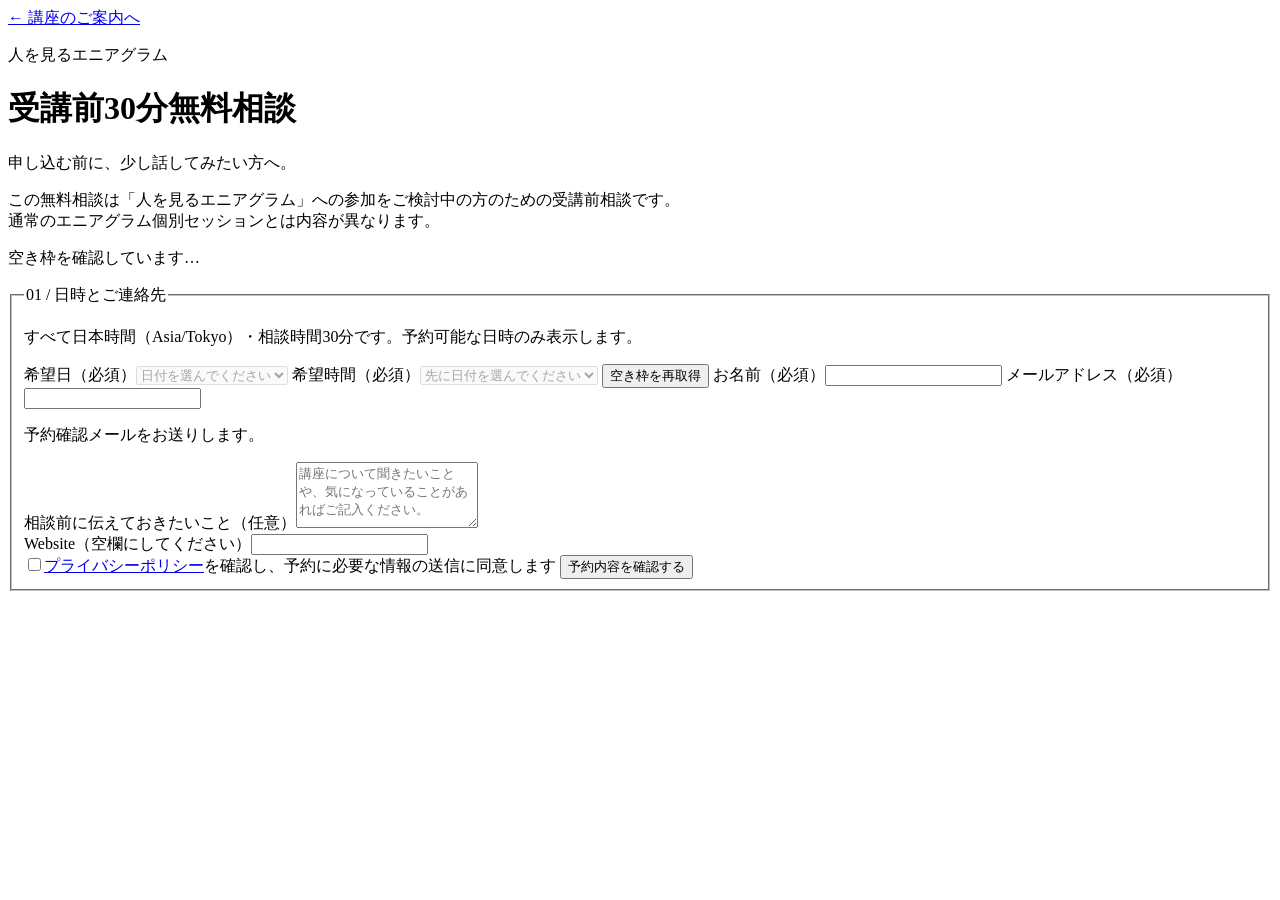
<file: booking-app/index.html>
<!doctype html><html lang="ja"><head><meta charset="utf-8"><base target="_top"><?!= include_('styles'); ?></head>
<body><main>
<a class="back" href="https://satchan-cocoro.github.io/enneagram-kouza/">← 講座のご案内へ</a>
<p class="eyebrow">人を見るエニアグラム</p><h1>受講前30分無料相談</h1>
<p>申し込む前に、少し話してみたい方へ。</p>
<p class="boundary">この無料相談は「人を見るエニアグラム」への参加をご検討中の方のための受講前相談です。<br>通常のエニアグラム個別セッションとは内容が異なります。</p>
<p id="status" role="status" aria-live="polite">空き枠を確認しています…</p>
<div id="entry"><form id="booking-form" aria-describedby="error">
<fieldset id="fields"><legend>01 / 日時とご連絡先</legend>
<p class="small">すべて日本時間（Asia/Tokyo）・相談時間30分です。予約可能な日時のみ表示します。</p>
<label for="day">希望日（必須）</label><select id="day" required disabled><option value="">日付を選んでください</option></select>
<label for="slot">希望時間（必須）</label><select id="slot" required disabled><option value="">先に日付を選んでください</option></select>
<button type="button" id="reload" class="secondary">空き枠を再取得</button>
<label for="name">お名前（必須）</label><input id="name" autocomplete="name" maxlength="100" required>
<label for="email">メールアドレス（必須）</label><input id="email" type="email" autocomplete="email" maxlength="254" required aria-describedby="email-help"><p id="email-help" class="small">予約確認メールをお送りします。</p>
<label for="note">相談前に伝えておきたいこと（任意）</label><textarea id="note" rows="4" maxlength="2000" placeholder="講座について聞きたいことや、気になっていることがあればご記入ください。"></textarea>
<div class="trap" aria-hidden="true"><label for="website">Website（空欄にしてください）</label><input id="website" tabindex="-1" autocomplete="off"></div>
<label class="consent"><input id="consent" type="checkbox" required><span><a href="https://satchan-cocoro.github.io/enneagram-kouza/privacy.html" target="_blank" rel="noopener">プライバシーポリシー</a>を確認し、予約に必要な情報の送信に同意します</span></label>
<button id="review" type="submit">予約内容を確認する</button>
</fieldset></form></div>
<section id="confirmation" hidden aria-labelledby="confirm-title"><h2 id="confirm-title" tabindex="-1">02 / 予約内容の確認</h2><dl id="summary"></dl><p>日時は日本時間です。以下のボタンで予約を確定します。</p><button id="confirm" type="button">この内容で予約を確定する</button><button id="edit" class="secondary" type="button">入力内容を修正する</button><p id="receipt" class="small"></p></section>
<p id="error" role="alert" tabindex="-1"></p>
<section id="success" hidden aria-labelledby="success-title"><h2 id="success-title" tabindex="-1">無料相談の予約を受け付けました</h2><dl id="result"></dl><p id="mail-state"></p><p id="method"></p><p><a id="meeting" target="_blank" rel="noopener" hidden>当日の接続先を開く</a></p><h3>変更・キャンセル方法</h3><p id="cancel"></p><p id="booking-id" class="small"></p></section>
<noscript>予約にはJavaScriptが必要です。ブラウザの設定を確認してください。</noscript>
</main><?!= include_('client-js'); ?></body></html>
</file>
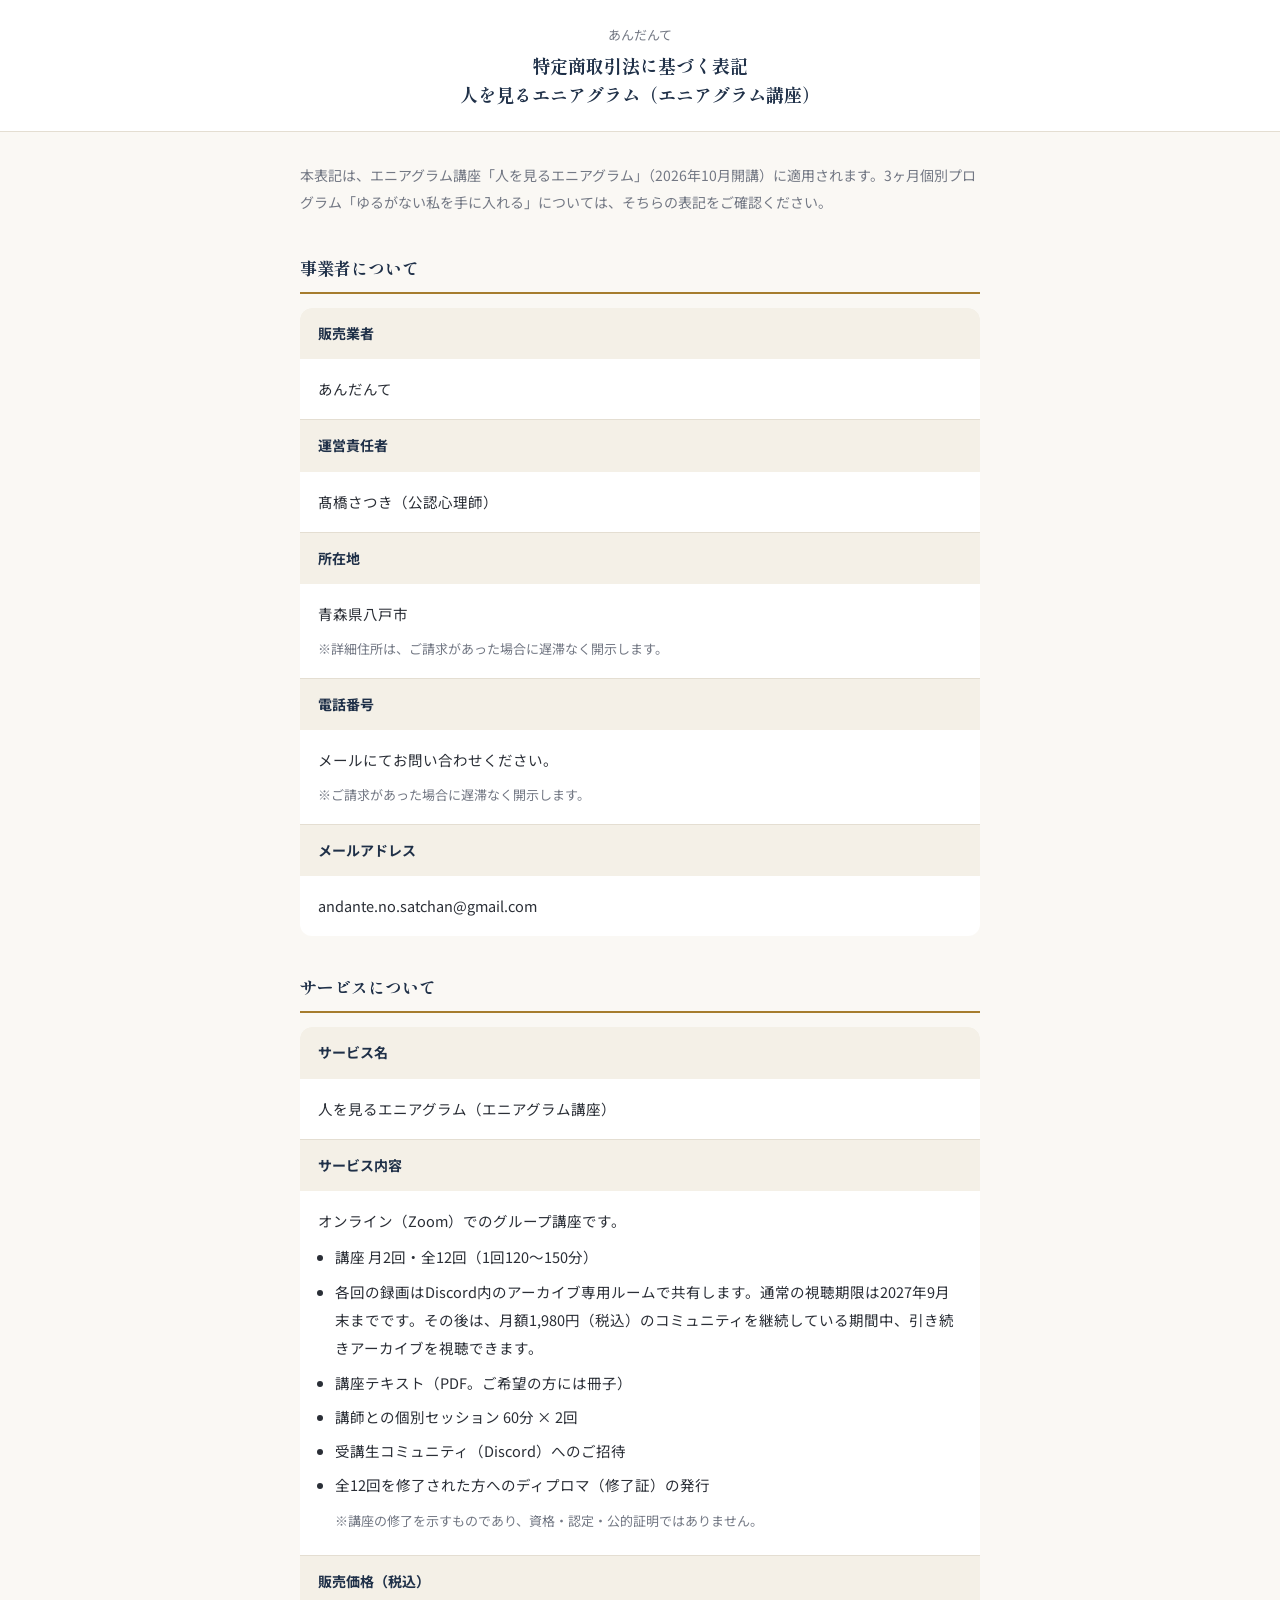
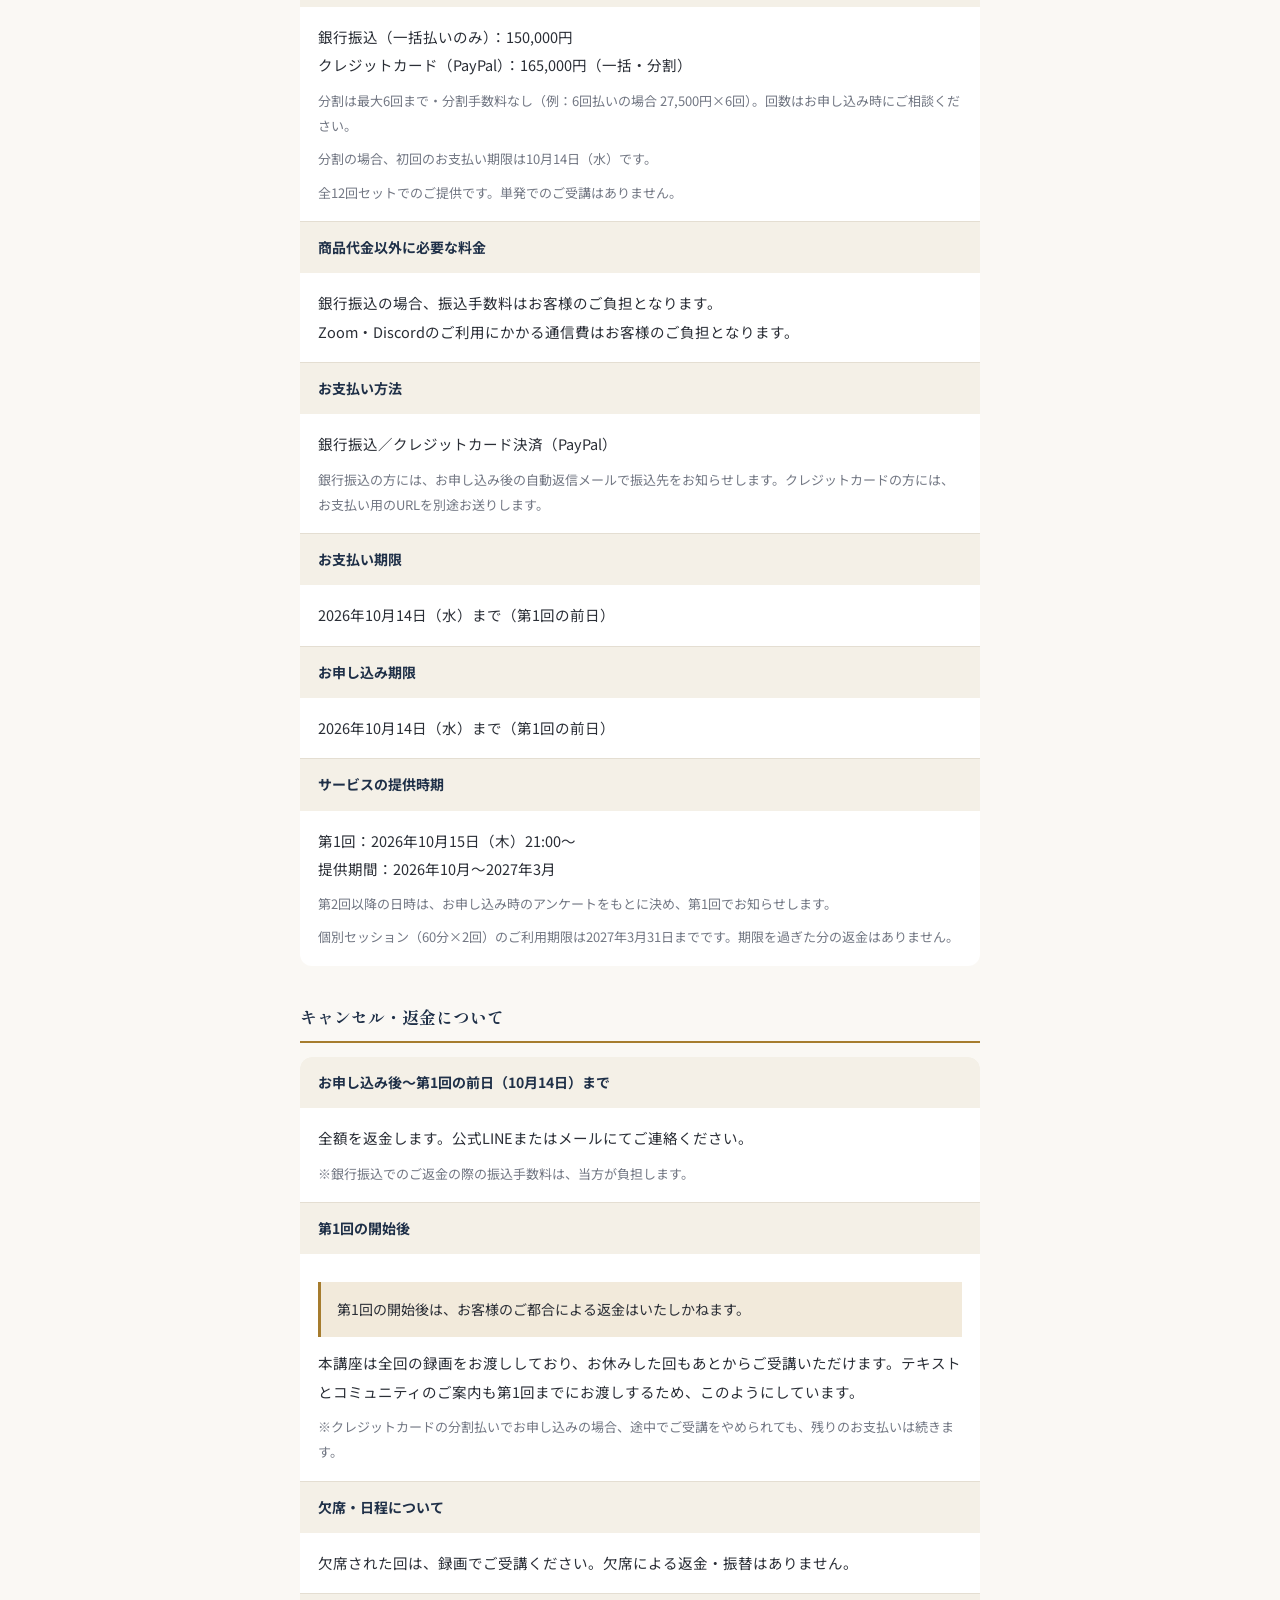
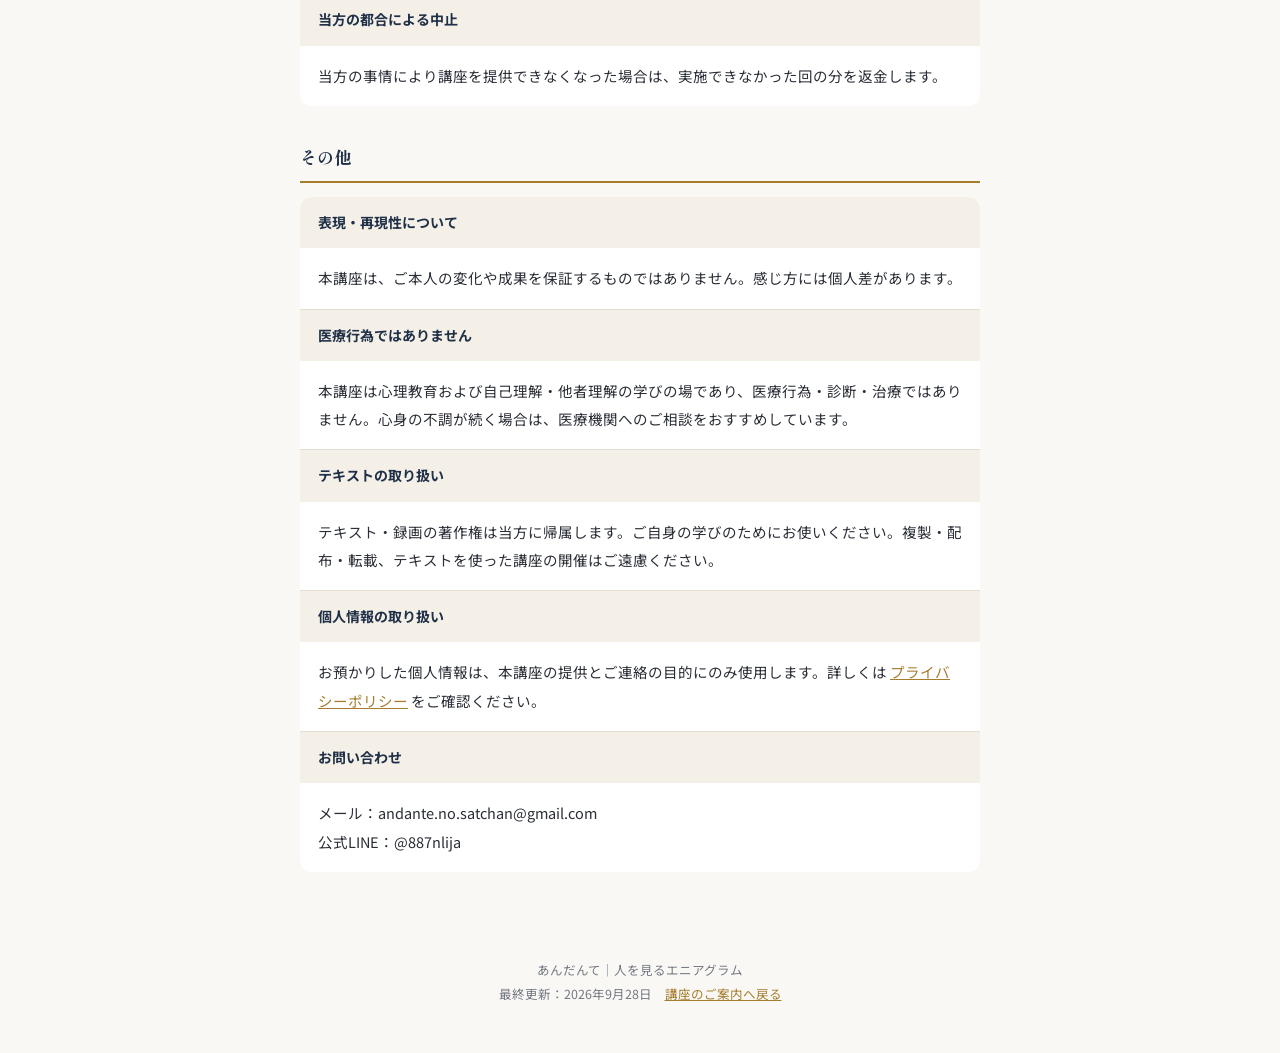
<file: legal.html>
<!DOCTYPE html>
<html lang="ja">
<head>
<meta charset="UTF-8">
<meta name="viewport" content="width=device-width, initial-scale=1.0">
<title>特定商取引法に基づく表記｜人を見るエニアグラム（エニアグラム講座）｜あんだんて</title>
<meta name="description" content="エニアグラム講座「人を見るエニアグラム」の特定商取引法に基づく表記です。">
<meta name="robots" content="noindex">
<link rel="preconnect" href="https://fonts.googleapis.com">
<link href="https://fonts.googleapis.com/css2?family=Shippori+Mincho:wght@600&family=Noto+Sans+JP:wght@400;500;700&display=swap" rel="stylesheet">
<style>
:root{ --navy:#1F3048; --gold:#A67C2E; --gold-soft:#F2EADB; --base:#FAF8F4; --text:#2A2E36; --gray:#737884; --line:#E4DED2; --tbd:#FFF1A8; }
*{margin:0;padding:0;box-sizing:border-box;}
body{font-family:'Noto Sans JP','Hiragino Kaku Gothic ProN',sans-serif;background:var(--base);color:var(--text);line-height:1.95;font-size:15px;-webkit-text-size-adjust:100%;}
header{background:#fff;border-bottom:1px solid var(--line);padding:22px 20px;text-align:center;}
header p{font-size:13px;color:var(--gray);}
header h1{font-family:'Shippori Mincho','Hiragino Mincho ProN',serif;font-size:18px;margin-top:4px;line-height:1.6;color:var(--navy);}
.wrap{max-width:720px;margin:0 auto;padding:30px 20px 60px;}
.lead{font-size:14px;color:var(--gray);margin-bottom:26px;}
h2{font-family:'Shippori Mincho','Hiragino Mincho ProN',serif;font-size:17px;color:var(--navy);margin:34px 0 14px;padding-bottom:8px;border-bottom:2px solid var(--gold);}
dl{background:#fff;border-radius:12px;overflow:hidden;}
dt{background:#F4F0E7;padding:12px 18px;font-weight:700;font-size:14px;color:var(--navy);}
dd{padding:16px 18px;font-size:14.5px;border-bottom:1px solid var(--line);}
dd:last-child{border-bottom:none;}
dd ul{margin:8px 0 0 1.2em;}
dd li{margin-bottom:6px;}
.note{font-size:13px;color:var(--gray);margin-top:8px;}
.tbd{background:var(--tbd);color:#6A5300;font-weight:700;border-radius:4px;padding:0 6px;}
.highlight{background:var(--gold-soft);border-left:3px solid var(--gold);padding:14px 16px;margin:12px 0;font-size:14px;}
footer{text-align:center;padding:26px 20px 46px;font-size:12.5px;color:var(--gray);}
a{color:var(--gold);}
</style>
</head>
<body>
<header>
  <p>あんだんて</p>
  <h1>特定商取引法に基づく表記<br>人を見るエニアグラム（エニアグラム講座）</h1>
</header>
<main class="wrap">
  <p class="lead">本表記は、エニアグラム講座「人を見るエニアグラム」（2026年10月開講）に適用されます。3ヶ月個別プログラム「ゆるがない私を手に入れる」については、そちらの表記をご確認ください。</p>

  <h2>事業者について</h2>
  <dl>
    <dt>販売業者</dt><dd>あんだんて</dd>
    <dt>運営責任者</dt><dd>髙橋さつき（公認心理師）</dd>
    <dt>所在地</dt><dd>青森県八戸市<p class="note">※詳細住所は、ご請求があった場合に遅滞なく開示します。</p></dd>
    <dt>電話番号</dt><dd>メールにてお問い合わせください。<p class="note">※ご請求があった場合に遅滞なく開示します。</p></dd>
    <dt>メールアドレス</dt><dd>andante.no.satchan@gmail.com</dd>
  </dl>

  <h2>サービスについて</h2>
  <dl>
    <dt>サービス名</dt><dd>人を見るエニアグラム（エニアグラム講座）</dd>
    <dt>サービス内容</dt><dd>
      オンライン（Zoom）でのグループ講座です。
      <ul>
        <li>講座 月2回・全12回（1回120〜150分）</li>
        <li>各回の録画はDiscord内のアーカイブ専用ルームで共有します。通常の視聴期限は2027年9月末までです。その後は、月額1,980円（税込）のコミュニティを継続している期間中、引き続きアーカイブを視聴できます。</li>
        <li>講座テキスト（PDF。ご希望の方には冊子）</li>
        <li>講師との個別セッション 60分 × 2回</li>
        <li>受講生コミュニティ（Discord）へのご招待</li>
        <li>全12回を修了された方へのディプロマ（修了証）の発行<p class="note">※講座の修了を示すものであり、資格・認定・公的証明ではありません。</p></li>
      </ul>
    </dd>
    <dt>販売価格（税込）</dt><dd>
      銀行振込（一括払いのみ）：150,000円<br>
      クレジットカード（PayPal）：165,000円（一括・分割）
      <p class="note">分割は最大6回まで・分割手数料なし（例：6回払いの場合 27,500円×6回）。回数はお申し込み時にご相談ください。</p>
      <p class="note">分割の場合、初回のお支払い期限は10月14日（水）です。</p>
      <p class="note">全12回セットでのご提供です。単発でのご受講はありません。</p>
    </dd>
    <dt>商品代金以外に必要な料金</dt><dd>
      銀行振込の場合、振込手数料はお客様のご負担となります。<br>
      Zoom・Discordのご利用にかかる通信費はお客様のご負担となります。
    </dd>
    <dt>お支払い方法</dt><dd>銀行振込／クレジットカード決済（PayPal）<p class="note">銀行振込の方には、お申し込み後の自動返信メールで振込先をお知らせします。クレジットカードの方には、お支払い用のURLを別途お送りします。</p></dd>
    <dt>お支払い期限</dt><dd>2026年10月14日（水）まで（第1回の前日）</dd>
    <dt>お申し込み期限</dt><dd>2026年10月14日（水）まで（第1回の前日）</dd>
    <dt>サービスの提供時期</dt><dd>
      第1回：2026年10月15日（木）21:00〜<br>
      提供期間：2026年10月〜2027年3月
      <p class="note">第2回以降の日時は、お申し込み時のアンケートをもとに決め、第1回でお知らせします。</p>
      <p class="note">個別セッション（60分×2回）のご利用期限は2027年3月31日までです。期限を過ぎた分の返金はありません。</p>
    </dd>
  </dl>

  <h2>キャンセル・返金について</h2>
  <dl>
    <dt>お申し込み後〜第1回の前日（10月14日）まで</dt><dd>
      全額を返金します。公式LINEまたはメールにてご連絡ください。
      <p class="note">※銀行振込でのご返金の際の振込手数料は、当方が負担します。</p>
    </dd>
    <dt>第1回の開始後</dt><dd>
      <div class="highlight">第1回の開始後は、お客様のご都合による返金はいたしかねます。</div>
      本講座は全回の録画をお渡ししており、お休みした回もあとからご受講いただけます。テキストとコミュニティのご案内も第1回までにお渡しするため、このようにしています。
      <p class="note">※クレジットカードの分割払いでお申し込みの場合、途中でご受講をやめられても、残りのお支払いは続きます。</p>
    </dd>
    <dt>欠席・日程について</dt><dd>欠席された回は、録画でご受講ください。欠席による返金・振替はありません。</dd>
    <dt>当方の都合による中止</dt><dd>当方の事情により講座を提供できなくなった場合は、実施できなかった回の分を返金します。</dd>
  </dl>

  <h2>その他</h2>
  <dl>
    <dt>表現・再現性について</dt><dd>本講座は、ご本人の変化や成果を保証するものではありません。感じ方には個人差があります。</dd>
    <dt>医療行為ではありません</dt><dd>本講座は心理教育および自己理解・他者理解の学びの場であり、医療行為・診断・治療ではありません。心身の不調が続く場合は、医療機関へのご相談をおすすめしています。</dd>
    <dt>テキストの取り扱い</dt><dd>テキスト・録画の著作権は当方に帰属します。ご自身の学びのためにお使いください。複製・配布・転載、テキストを使った講座の開催はご遠慮ください。</dd>
    <dt>個人情報の取り扱い</dt><dd>お預かりした個人情報は、本講座の提供とご連絡の目的にのみ使用します。詳しくは <a href="privacy.html">プライバシーポリシー</a> をご確認ください。</dd>
    <dt>お問い合わせ</dt><dd>メール：andante.no.satchan@gmail.com<br>公式LINE：@887nlija</dd>
  </dl>
</main>
<footer>あんだんて｜人を見るエニアグラム<br>最終更新：2026年9月28日　<a href="./">講座のご案内へ戻る</a></footer>
</body>
</html>
</file>
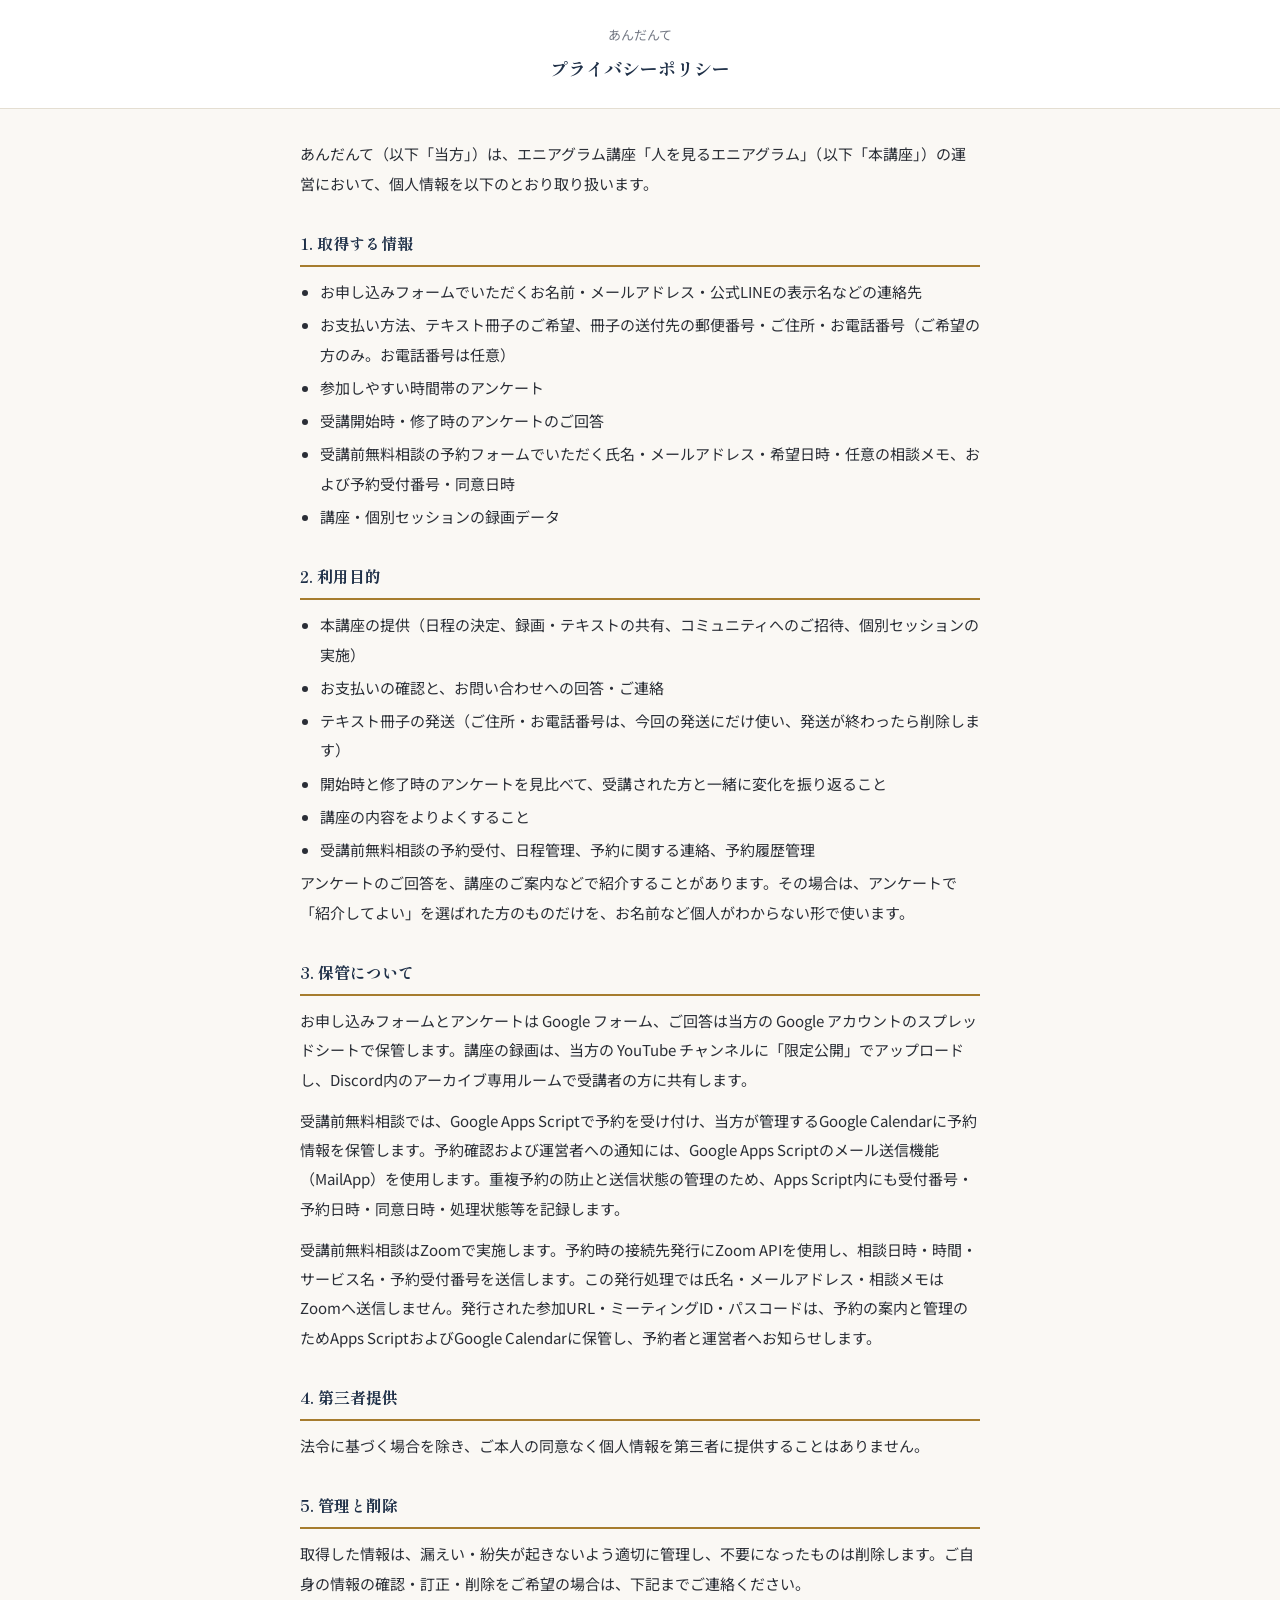
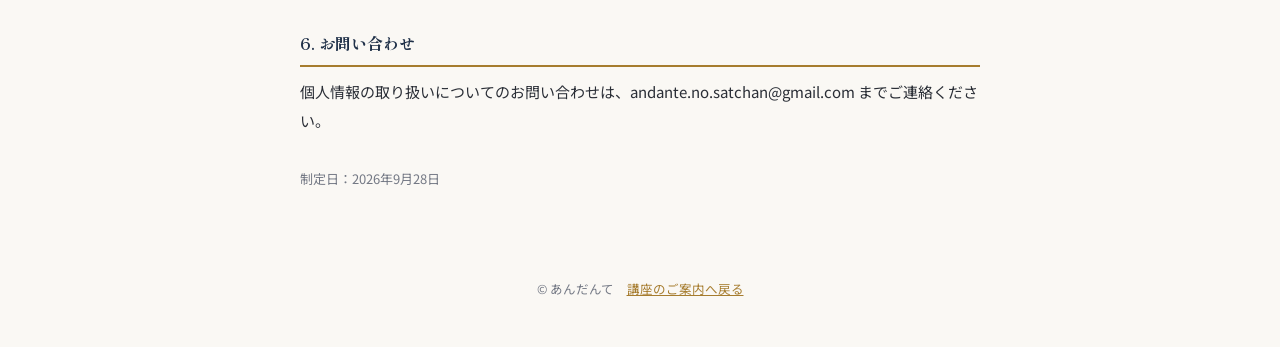
<file: privacy.html>
<!DOCTYPE html>
<html lang="ja">
<head>
<meta charset="UTF-8">
<meta name="viewport" content="width=device-width, initial-scale=1.0">
<title>プライバシーポリシー｜人を見るエニアグラム｜あんだんて</title>
<meta name="robots" content="noindex">
<link rel="preconnect" href="https://fonts.googleapis.com">
<link href="https://fonts.googleapis.com/css2?family=Shippori+Mincho:wght@600&family=Noto+Sans+JP:wght@400;500;700&display=swap" rel="stylesheet">
<style>
:root{ --navy:#1F3048; --gold:#A67C2E; --base:#FAF8F4; --text:#2A2E36; --gray:#737884; --line:#E4DED2; }
*{margin:0;padding:0;box-sizing:border-box;}
body{font-family:'Noto Sans JP','Hiragino Kaku Gothic ProN',sans-serif;background:var(--base);color:var(--text);line-height:1.95;font-size:15px;-webkit-text-size-adjust:100%;}
header{background:#fff;border-bottom:1px solid var(--line);padding:22px 20px;text-align:center;}
header p{font-size:13px;color:var(--gray);}
header h1{font-family:'Shippori Mincho','Hiragino Mincho ProN',serif;font-size:18px;margin-top:4px;color:var(--navy);}
.wrap{max-width:720px;margin:0 auto;padding:30px 20px 60px;}
h2{font-family:'Shippori Mincho','Hiragino Mincho ProN',serif;font-size:16px;color:var(--navy);margin:30px 0 10px;padding-bottom:6px;border-bottom:2px solid var(--gold);}
ul{margin:6px 0 0 1.3em;}
li{margin-bottom:4px;}
p + p{margin-top:.8em;}
footer{text-align:center;padding:26px 20px 46px;font-size:12.5px;color:var(--gray);}
a{color:var(--gold);}
</style>
</head>
<body>
<header>
  <p>あんだんて</p>
  <h1>プライバシーポリシー</h1>
</header>
<main class="wrap">
  <p>あんだんて（以下「当方」）は、エニアグラム講座「人を見るエニアグラム」（以下「本講座」）の運営において、個人情報を以下のとおり取り扱います。</p>

  <h2>1. 取得する情報</h2>
  <ul>
    <li>お申し込みフォームでいただくお名前・メールアドレス・公式LINEの表示名などの連絡先</li>
    <li>お支払い方法、テキスト冊子のご希望、冊子の送付先の郵便番号・ご住所・お電話番号（ご希望の方のみ。お電話番号は任意）</li>
    <li>参加しやすい時間帯のアンケート</li>
    <li>受講開始時・修了時のアンケートのご回答</li>
    <li>受講前無料相談の予約フォームでいただく氏名・メールアドレス・希望日時・任意の相談メモ、および予約受付番号・同意日時</li>
    <li>講座・個別セッションの録画データ</li>
  </ul>

  <h2>2. 利用目的</h2>
  <ul>
    <li>本講座の提供（日程の決定、録画・テキストの共有、コミュニティへのご招待、個別セッションの実施）</li>
    <li>お支払いの確認と、お問い合わせへの回答・ご連絡</li>
    <li>テキスト冊子の発送（ご住所・お電話番号は、今回の発送にだけ使い、発送が終わったら削除します）</li>
    <li>開始時と修了時のアンケートを見比べて、受講された方と一緒に変化を振り返ること</li>
    <li>講座の内容をよりよくすること</li>
    <li>受講前無料相談の予約受付、日程管理、予約に関する連絡、予約履歴管理</li>
  </ul>
  <p>アンケートのご回答を、講座のご案内などで紹介することがあります。その場合は、アンケートで「紹介してよい」を選ばれた方のものだけを、お名前など個人がわからない形で使います。</p>

  <h2>3. 保管について</h2>
  <p>お申し込みフォームとアンケートは Google フォーム、ご回答は当方の Google アカウントのスプレッドシートで保管します。講座の録画は、当方の YouTube チャンネルに「限定公開」でアップロードし、Discord内のアーカイブ専用ルームで受講者の方に共有します。</p>

  <p>受講前無料相談では、Google Apps Scriptで予約を受け付け、当方が管理するGoogle Calendarに予約情報を保管します。予約確認および運営者への通知には、Google Apps Scriptのメール送信機能（MailApp）を使用します。重複予約の防止と送信状態の管理のため、Apps Script内にも受付番号・予約日時・同意日時・処理状態等を記録します。</p>

  <p>受講前無料相談はZoomで実施します。予約時の接続先発行にZoom APIを使用し、相談日時・時間・サービス名・予約受付番号を送信します。この発行処理では氏名・メールアドレス・相談メモはZoomへ送信しません。発行された参加URL・ミーティングID・パスコードは、予約の案内と管理のためApps ScriptおよびGoogle Calendarに保管し、予約者と運営者へお知らせします。</p>

  <h2>4. 第三者提供</h2>
  <p>法令に基づく場合を除き、ご本人の同意なく個人情報を第三者に提供することはありません。</p>

  <h2>5. 管理と削除</h2>
  <p>取得した情報は、漏えい・紛失が起きないよう適切に管理し、不要になったものは削除します。ご自身の情報の確認・訂正・削除をご希望の場合は、下記までご連絡ください。</p>

  <h2>6. お問い合わせ</h2>
  <p>個人情報の取り扱いについてのお問い合わせは、andante.no.satchan@gmail.com までご連絡ください。</p>

  <p style="margin-top:30px;font-size:13px;color:var(--gray);">制定日：2026年9月28日</p>
</main>
<footer>© あんだんて　<a href="./">講座のご案内へ戻る</a></footer>
</body>
</html>
</file>
<file: styles.css>
:root{--canvas:#f5f1e9;--ink:#252522;--muted:#65645d;--green:#234c3d;--deep:#173c2e;--pale:#e1e5d9;--line:#c5c5b9;--signal:#d95a3b;--signal-dark:#ad3c25;--white:#fffdf8}*{box-sizing:border-box}html{scroll-behavior:smooth;scroll-padding-top:32px}body{margin:0;background:var(--canvas);color:var(--ink);font-family:"Hiragino Kaku Gothic ProN","Yu Gothic",Meiryo,sans-serif;font-size:16px;line-height:1.95;-webkit-text-size-adjust:100%;overflow-wrap:break-word}h1,h2,h3,h4,p,figure{margin:0}h1,h2,h3,h4{font-feature-settings:"palt";line-height:1.6}h2{font-size:clamp(25px,2.8vw,40px);font-weight:600;letter-spacing:.02em}h3{font-size:25px}h4{font-size:21px}p+p{margin-top:1.25em}a{color:inherit;text-underline-offset:5px;text-decoration-thickness:1px}a:hover{text-decoration-thickness:2px}a:focus-visible,summary:focus-visible{outline:3px solid var(--signal-dark);outline-offset:6px}img{max-width:100%;height:auto;display:block}button,a,summary{-webkit-tap-highlight-color:transparent}::selection{background:#d7dfce;color:var(--ink)}.wrap{width:min(1180px,calc(100% - 96px));margin-inline:auto}.section{padding-block:112px}.section-label,.eyebrow{font-size:12px;letter-spacing:.13em;font-weight:600}.section-label{margin-bottom:45px;color:var(--green)}.small{font-size:13px;color:var(--muted);line-height:1.9}.strong{font-size:20px;font-weight:600}.prose{max-width:510px}.split{display:grid;grid-template-columns:1fr 1fr;gap:70px}.section-heading{display:flex;justify-content:space-between;gap:40px;align-items:flex-end}.section-heading>p{font-size:14px;color:var(--muted)}.text-link{display:inline-flex;gap:34px;align-items:center;border-bottom:1px solid;padding-block:12px;text-decoration:none;font-size:14px;font-weight:600;min-height:48px}.text-link span{font-size:24px;font-weight:400}.mobile-only{display:none}.sr-only{position:absolute;width:1px;height:1px;overflow:hidden;clip:rect(0,0,0,0);white-space:nowrap}.skip-link{position:fixed;top:10px;left:10px;z-index:100;transform:translateY(-150%);background:var(--white);padding:12px 20px}.skip-link:focus{transform:translateY(0)}
.site-header{height:105px;display:flex;justify-content:space-between;align-items:center;border-bottom:1px solid var(--line)}.brand{display:inline-flex;align-items:center;gap:13px;text-decoration:none;font-size:13px;font-weight:700;line-height:1.6;letter-spacing:.06em}.brand-mark{display:grid;place-items:center;width:43px;height:43px;border:1px solid var(--green);border-radius:50%;color:var(--green);font-family:serif;font-size:29px;font-weight:400}.site-header nav{display:flex;gap:34px;font-size:12px}.site-header nav a{padding-block:12px;text-decoration:none}.site-header nav span{margin-left:15px;font-size:17px}.hero-top{display:flex;justify-content:space-between;align-items:center;padding-block:25px}.edition{font-size:11px;letter-spacing:.14em}.hero-stage{position:relative;padding-top:36px;padding-bottom:12px;min-height:700px}.hero h1{position:relative;z-index:2;font-family:"Hiragino Mincho ProN","Yu Mincho",serif;font-size:clamp(42px,5.6vw,80px);font-weight:600;line-height:1.6;letter-spacing:-.025em;pointer-events:none}.hero h1>span{display:block;width:fit-content;background:var(--canvas);padding:0 20px 5px 0}.hero h1>span+span{margin-top:12px}.hero-photo{width:69%;margin:-90px 0 0 auto;position:relative}.hero-photo img{width:100%;aspect-ratio:1.5;object-fit:cover;object-position:52% 50%}.hero-photo figcaption{font-size:11px;letter-spacing:.14em;text-align:right;padding-top:12px}.hero-side{position:absolute;right:-26px;top:160px;writing-mode:vertical-rl;font-size:9px;letter-spacing:.23em}.hero-stamp{position:absolute;left:0;bottom:85px;border-top:1px solid var(--ink);border-bottom:1px solid var(--ink);width:205px;padding:13px 0}.hero-stamp span{display:block;font-family:Georgia,serif;font-size:56px;line-height:1.2}.hero-stamp small{font-size:9px;letter-spacing:.1em}.hero-intro{display:grid;grid-template-columns:1fr 1fr;gap:90px;padding:75px 0 110px;border-bottom:1px solid var(--line)}.intro-heading h2{margin:24px 0 26px;font-size:30px}.hero-intro .prose{font-size:16px}.hero-intro .strong{margin-top:30px;color:var(--green)}
.why{padding-top:70px}.questions{padding:10px 0 50px}.questions p{font-family:"Hiragino Mincho ProN","Yu Mincho",serif;font-size:clamp(20px,2.25vw,32px);line-height:1.9;margin-top:28px}.questions p:nth-child(2){margin-left:25%}.questions p:nth-child(3){margin-left:8%}.questions p:nth-child(4){text-align:right}.questions p:nth-child(5){margin-left:17%}.why-close{border-top:1px solid var(--line);padding-top:40px;margin-left:50%;font-size:27px;font-weight:600;line-height:1.7}.motive{background:#e9e8df}.motive-map{padding-top:60px;text-align:center}.action{border:1px solid var(--green);background:var(--canvas);padding:20px 35px;display:inline-block;font-size:24px;font-weight:600;color:var(--green)}.map-caption{font-size:13px;margin-top:20px}.map-caption span{display:block;font-size:25px}.possibilities{display:grid;grid-template-columns:repeat(5,1fr);padding:0;margin:20px 0 0;list-style:none;position:relative;gap:20px}.possibilities:before{content:"";height:1px;background:#9aa798;position:absolute;left:10%;right:10%;top:0;transform-origin:center}.possibilities li{font-size:14px;line-height:1.9;padding:28px 8px 12px;position:relative}.possibilities li:before{content:"";position:absolute;left:50%;top:0;height:17px;border-left:1px solid #9aa798}.motive-close{margin-top:50px;text-align:center;font-size:17px}.motive-close strong{font-size:28px;line-height:2}.lens .quiet{font-size:.8em}.difference{background:var(--green);color:var(--canvas)}.difference .section-label{color:#d0d9cb}.difference-grid{display:grid;grid-template-columns:1fr 1fr;gap:70px;align-items:center}.difference h2{font-size:32px}.one{font-size:37px;line-height:1.2;margin-top:0}.one span{font-family:Georgia,serif;font-size:210px;line-height:1.15;font-weight:400;letter-spacing:-.065em;padding-right:20px}.difference-next{border-left:1px solid #768d7e;padding-left:60px}.difference-next>p{font-size:17px}.difference-next h3{margin:32px 0 25px;font-size:25px}.difference-next h3 span{font-family:Georgia,serif;font-size:65px;font-weight:400;margin-inline:10px}.difference-next .strong{font-size:23px}.difference-close{border-top:1px solid #768d7e;margin-top:40px;padding-top:30px;font-size:17px}.observation-layout{display:grid;grid-template-columns:1.4fr 1fr;gap:100px;align-items:center;margin:65px 0 35px}.observation-layout img{aspect-ratio:1.5;object-fit:cover}.observation-flow{list-style:none;padding:0;margin:0;counter-reset:flow}.observation-flow li{position:relative;padding:12px 0 12px 40px;font-size:17px;counter-increment:flow}.observation-flow li:before{content:"0" counter(flow);position:absolute;left:0;top:15px;font-size:10px;color:var(--green)}.observation-flow li+li{border-top:1px solid var(--line)}.layers{background:var(--deep);color:var(--canvas)}.layers .section-label{color:#b7c7b6}.layers-grid{display:grid;grid-template-columns:1fr 1.35fr;gap:80px}.layers-heading h2{font-size:64px;line-height:1.45}.layers-heading p{margin-top:30px;color:#d1dbce}.layer{position:relative;border:1px solid #789582;padding:28px 30px;margin-bottom:22px;background:#244b3b}.layer-number{font-size:10px;letter-spacing:.1em;color:#f5f1e9}.layer h3{font-weight:500;font-size:27px;margin-top:18px}.layer-two{margin-left:25px;background:#315840}.layer-three{margin-left:50px;background:#466749}.layer-three h3{font-size:24px;line-height:1.9}.layers-close{font-size:24px;border-top:1px solid #789582;padding-top:35px;margin-top:35px;text-align:right}.cycle{list-style:none;display:flex;justify-content:space-between;gap:30px;padding:28px 0;border-block:1px solid var(--line);margin:65px 0 35px}.cycle li{font-size:18px;position:relative}.cycle li:not(:last-child):after{content:"→";position:absolute;left:calc(100% + 35px);color:var(--muted)}.months-close{font-size:30px;color:var(--green)}.everyday{background:var(--pale)}.self{padding-block:145px}.self-inner{margin-left:28%;max-width:670px}.self-line{display:block;height:65px;border-left:1px solid var(--green);margin-bottom:35px}.self h2{font-size:34px;margin-bottom:40px}.self p{font-size:16px}.self .strong{margin-top:35px;font-size:20px}.philosophy{background:var(--green);color:var(--canvas)}.philosophy .section-label{color:#d0d9cb}.philosophy h2{font-size:42px}.perspective{display:flex;align-items:center;gap:28px;margin:55px 0 40px}.perspective p{margin:0;font-size:23px}.perspective>span{transform:rotate(-90deg);font-size:30px}.philosophy>.wrap>p:last-child{font-size:20px}.instructor-grid{display:grid;grid-template-columns:1.1fr 1fr;gap:65px;align-items:start}.instructor-grid figure{margin-top:8px}.instructor-grid img{aspect-ratio:1.05;object-fit:cover;object-position:58% 50%}.instructor-grid figcaption{font-size:11px;margin-top:10px;color:var(--muted)}.instructor h2{font-size:32px;margin-bottom:25px}.instructor-grid p{font-size:15px}.instructor-name{padding-block:24px;border-block:1px solid var(--line);margin:30px 0 20px;display:flex;align-items:center;gap:25px}.instructor-name>span{font-size:27px}.instructor-name p{font-size:11px;margin:0}.instructor-grid .small{font-size:13px}
.course{background:var(--white)}.course-spec{margin:50px 0 0}.course-spec>div{display:grid;grid-template-columns:28% 1fr;gap:30px;border-top:1px solid var(--line);padding:27px 0}.course-spec>div:last-child{border-bottom:1px solid var(--line)}.course-spec dt{font-size:14px;color:var(--muted)}.course-spec dd{margin:0}.course-spec strong{font-size:23px;font-weight:500}.course-spec dd span{display:block;font-size:14px;color:var(--muted);margin-top:7px;max-width:580px}.curriculum{display:grid;grid-template-columns:28% 1fr;gap:30px;margin-top:40px}.curriculum h3{font-size:19px}.curriculum ul{margin:0;padding-left:1.2em;font-size:15px}.curriculum li+li{margin-top:9px}.support-heading{margin:85px 0 35px}.support-heading .section-label{margin-bottom:16px}.support-heading h3{font-size:29px}.support-row{display:grid;grid-template-columns:7% 29% 1fr;gap:25px;border-top:1px solid var(--line);padding:40px 0}.support-number{font-family:Georgia,serif;font-size:28px;color:var(--green);line-height:1.4}.support-row h4{font-size:23px}.support-row .prose{font-size:15px;max-width:100%}.archive{margin:25px 0 0}.archive>div{border-left:2px solid var(--green);padding-left:18px;margin-top:25px}.archive dt{font-size:12px;color:var(--muted)}.archive dd{margin:7px 0 0;font-size:16px}.archive>div:first-child dd{font-size:23px}.session-amount{font-size:30px;color:var(--green);line-height:1.4}.private-photo{margin:25px 0 12px;max-width:420px}.private-photo img{width:100%}.materials{display:grid;grid-template-columns:1fr 1fr;gap:60px;border-block:1px solid var(--line);padding-block:40px}.materials .section-label{font-size:10px;margin-bottom:12px}.materials h4{margin-bottom:18px}.materials p{font-size:15px}.materials .small{font-size:12px}.price-area{padding-top:80px}.price-area>.section-label{margin-bottom:15px}.price-area h3{font-size:30px}.payment-grid{display:grid;grid-template-columns:1fr 1fr;gap:60px;margin-top:35px}.payment{border-top:2px solid var(--green);padding-top:26px}.payment h4{font-size:18px}.paypal{font-size:15px;font-weight:400}.amount{font-family:Georgia,serif;font-size:48px;line-height:1.5;margin:24px 0 10px;white-space:nowrap}.amount span{font-family:"Hiragino Kaku Gothic ProN",sans-serif;font-size:14px;margin-left:6px}.payment-condition{font-size:17px;margin-top:12px;line-height:1.8}.payment .small{font-size:12px;margin-top:15px}.price-note{margin-top:35px}.apply{max-width:420px;margin:45px auto 0}.button{display:flex;justify-content:space-between;align-items:center;background:var(--signal);color:#141411;padding:20px 26px;font-size:18px;font-weight:700;min-height:70px;text-decoration:none;border:1px solid transparent;transition:background .16s,box-shadow .16s}.button span{font-weight:400;font-size:25px}.button:hover{background:#e77050;box-shadow:0 3px 0 var(--signal-dark)}.button:active{background:#db6647;box-shadow:none}.apply>p{font-size:12px;text-align:center;margin-top:12px;color:var(--muted)}.fit-list{list-style:none;margin:0;padding:0}.fit-list li{border-bottom:1px solid var(--line);padding:15px 0 15px 23px;position:relative;font-size:15px}.fit-list li:first-child{padding-top:0}.fit-list li:before{content:"＋";position:absolute;left:0;color:var(--green)}.faq{padding-top:0}.faq h2{margin-bottom:35px}.faq details{border-top:1px solid var(--line)}.faq details:last-child{border-bottom:1px solid var(--line)}.faq summary{list-style:none;cursor:pointer;padding:25px 45px 25px 0;position:relative;font-size:17px;font-weight:600}.faq summary::-webkit-details-marker{display:none}.faq summary:after{content:"＋";position:absolute;right:5px;top:22px;font-size:25px;font-weight:400;color:var(--green)}.faq details[open] summary:after{content:"−"}.faq details>p{margin:0 45px 28px 0;max-width:800px;font-size:15px}.final{background:var(--green);color:var(--canvas);text-align:center;padding-block:100px}.final .section-label{color:#d0d9cb;margin-bottom:30px}.final h2{font-size:48px;font-family:"Hiragino Mincho ProN","Yu Mincho",serif}.final-words{margin:35px 0 25px;font-size:22px;line-height:2}.final-meta{border-top:1px solid #768d7e;max-width:480px;margin:40px auto 0;padding-top:30px}.final-meta h3{font-size:21px}.final-meta p{font-size:13px;margin-top:7px}.final .apply>p{color:#d1dbce}.final a:focus-visible{outline-color:#fff}.footer{display:flex;align-items:center;justify-content:space-between;gap:30px;padding-block:40px}.footer>div{text-align:right}.footer p{display:flex;gap:25px;font-size:11px}.footer small{display:block;font-size:10px;color:var(--muted);margin-top:12px}
@keyframes headline-in{from{clip-path:inset(0 100% 0 0)}to{clip-path:inset(0)}}@keyframes question-in{from{transform:translateX(-12px)}to{transform:translateX(0)}}@keyframes branch-in{from{transform:scaleX(.2)}to{transform:scaleX(1)}}@keyframes layer-in{from{transform:translateY(32px);background:#173c2e}to{transform:translateY(0)}}@keyframes scene-in{from{transform:translateX(20px)}to{transform:translateX(0)}}@media(prefers-reduced-motion:no-preference){.hero h1{animation:headline-in .75s ease-out both}.questions p.observed{animation:question-in .5s ease-out}.motive-map.observed .possibilities:before{animation:branch-in .6s ease-out}.layer.observed{animation:layer-in .8s cubic-bezier(.2,.7,.2,1)}.difference-next.observed{animation:scene-in .5s ease-out}}@media(prefers-reduced-motion:reduce){html{scroll-behavior:auto}*,*:before,*:after{animation:none!important;transition:none!important}}
@media(min-width:1440px){.hero-stage{min-height:745px}.hero-photo{margin-top:-92px}}@media(max-width:1100px){.wrap{width:calc(100% - 64px)}.hero-stage{min-height:570px}.hero-stamp{bottom:45px;width:170px}.hero-stamp span{font-size:47px}.hero-photo{margin-top:-50px}.hero-intro{gap:50px}.split{gap:40px}.layers-grid{gap:45px}.cycle li:not(:last-child):after{left:calc(100% + 15px)}.support-row{grid-template-columns:6% 30% 1fr;gap:18px}.instructor-grid{gap:40px}.payment-grid{gap:35px}.amount{font-size:42px}.possibilities{gap:7px}.possibilities li{font-size:12px}.instructor h2{font-size:28px}.observation-layout{gap:60px}.difference-next{padding-left:40px}.philosophy h2{font-size:36px}}
@media(max-width:700px){body{font-size:15px}.wrap{width:calc(100% - 40px)}.section{padding-block:72px}.section-label{font-size:10px;letter-spacing:.08em;margin-bottom:30px}.site-header{height:82px}.brand{font-size:10px;gap:9px}.brand-mark{width:34px;height:34px;font-size:23px}.site-header nav{gap:0;font-size:10px}.site-header nav>a:first-child{display:none}.site-header nav span{margin-left:7px}.hero-top{padding-block:20px}.hero-top .eyebrow{font-size:10px}.edition{font-size:8px;letter-spacing:0}.hero-stage{padding-top:18px;min-height:0;padding-bottom:0}.hero h1{font-size:clamp(37px,10.5vw,62px);line-height:1.4;letter-spacing:.01em;max-width:100%}.hero h1>span{background:none;padding:0;max-width:100%;line-break:strict}.hero h1>span+span{margin-top:18px}.hero-photo{width:100%;margin:28px 0 0}.hero-photo img{aspect-ratio:1.4;object-position:50% 50%}.hero-photo figcaption{font-size:9px}.hero-side{display:none}.hero-stamp{position:static;display:flex;justify-content:space-between;align-items:center;width:100%;margin-top:22px;padding-block:12px}.hero-stamp span{font-size:33px}.hero-stamp small{font-size:9px}.hero-intro{grid-template-columns:1fr;gap:35px;padding-block:55px 65px}.intro-heading h2{font-size:27px;margin:20px 0}.hero-intro .prose{font-size:15px}.hero-intro .strong{font-size:18px}.split{grid-template-columns:1fr;gap:28px}.section-heading{display:block}.section-heading>p{margin-top:22px}h2{font-size:26px}.mobile-only{display:block}.questions{padding:0 0 30px}.questions p{font-size:21px;line-height:1.8;margin:25px 0!important;text-align:left!important}.questions p:nth-child(even){padding-left:22px}.why-close{margin-left:0;padding-top:27px;font-size:24px}.action{font-size:21px;width:100%;padding:20px 15px}.motive-map{padding-top:35px}.map-caption{font-size:12px}.possibilities{display:block;text-align:left;margin-top:12px}.possibilities:before{display:none}.possibilities li{font-size:15px;line-height:1.8;border-left:1px solid #9aa798;margin-left:12px;padding:15px 0 15px 24px}.possibilities li:before{width:14px;height:1px;border:0;background:#9aa798;left:0;top:28px}.possibilities li br{display:none}.motive-close{text-align:left;font-size:15px;margin-top:30px}.motive-close strong{font-size:23px}.difference-grid{grid-template-columns:1fr;gap:28px}.difference h2{font-size:28px}.one span{font-size:150px}.one{font-size:30px}.difference-next{border-left:0;border-top:1px solid #768d7e;padding:25px 0 0}.difference-next h3{margin:18px 0;font-size:23px}.difference-next h3 span{font-size:50px}.difference-next .strong{font-size:21px}.difference-close{font-size:14px;margin-top:30px}.observation-layout{grid-template-columns:1fr;gap:25px;margin:35px 0 25px}.observation-flow{padding-inline:15px}.observation .strong{font-size:18px}.layers-grid{grid-template-columns:1fr;gap:35px}.layers-heading h2{font-size:45px}.layers-heading h2 br{display:none}.layers-heading p{font-size:14px;margin-top:18px}.layer{padding:23px 18px;margin-bottom:16px}.layer h3{font-size:23px;margin-top:10px}.layer-number{font-size:9px}.layer-two{margin-left:12px}.layer-three{margin-left:24px}.layer-three h3{font-size:19px}.layers-close{text-align:left;font-size:21px;padding-top:28px;margin-top:22px}.cycle{display:block;margin:35px 0 25px;padding:12px 0}.cycle li{font-size:16px;padding:13px 0}.cycle li:not(:last-child):after{position:static;display:block;content:"↓";line-height:1;margin-top:20px}.months-close{font-size:26px}.self-inner{margin-left:0}.self h2{font-size:26px}.self p{font-size:15px}.self .strong{font-size:18px}.self-line{height:45px}.philosophy h2{font-size:27px}.perspective{display:block;margin:32px 0}.perspective p{font-size:19px}.perspective>span{display:block;transform:none;font-size:23px;margin:12px 0}.philosophy>.wrap>p:last-child{font-size:16px}.instructor-grid{grid-template-columns:1fr;gap:30px}.instructor-grid img{aspect-ratio:1.25}.instructor h2{font-size:27px}.instructor-name{gap:20px}.course-spec{margin-top:30px}.course-spec>div{grid-template-columns:1fr;gap:7px;padding-block:21px}.course-spec dt{font-size:12px}.course-spec strong{font-size:20px}.course-spec dd span{font-size:13px}.curriculum{grid-template-columns:1fr;gap:15px;margin-top:30px}.curriculum ul{font-size:14px}.support-heading{margin-top:60px}.support-heading h3{font-size:23px}.support-row{grid-template-columns:32px 1fr;gap:18px;padding-block:28px}.support-row .prose{grid-column:2;font-size:14px}.support-row h4{font-size:21px}.support-row h4 br{display:none}.support-number{font-size:24px}.support-row .small{font-size:12px}.archive>div:first-child dd{font-size:20px}.archive dd{font-size:14px}.session-amount{font-size:27px}.support-row .text-link{gap:15px;font-size:12px}.materials{grid-template-columns:1fr;gap:35px;padding-block:30px}.materials h4{font-size:21px}.materials p{font-size:14px}.price-area{padding-top:55px}.price-area h3{font-size:27px}.payment-grid{grid-template-columns:1fr;gap:35px;margin-top:25px}.payment h4{font-size:17px}.amount{font-size:43px;margin:17px 0 10px}.amount span{font-size:12px}.payment-condition{font-size:16px}.price-note{font-size:12px}.apply{margin-top:30px}.button{padding:18px 22px;font-size:17px;min-height:65px}.apply>p{font-size:11px}.fit-list li{font-size:14px}.fit h2{font-size:25px}.faq{padding-top:0}.faq summary{font-size:15px;padding-block:22px}.faq summary:after{top:18px}.faq details>p{font-size:14px;margin-right:10px}.final h2{font-size:33px}.final-words{font-size:20px}.final>.wrap>p{font-size:14px}.final-meta h3{font-size:19px}.final-meta p{font-size:12px}.footer{display:block;padding-block:30px}.footer>div{text-align:left;margin-top:25px}.footer p{gap:14px;font-size:10px;flex-wrap:wrap}.footer small{margin-top:18px}}
/* Free trial: the reserved 16:9 surface also fits the future YouTube iframe. */
.trial{background:var(--pale)}.trial-video{position:relative;aspect-ratio:16/9;margin-top:42px;background:var(--deep);color:var(--canvas);overflow:hidden}.trial-video iframe{position:absolute;inset:0;width:100%;height:100%;border:0}.trial-placeholder{position:absolute;inset:0;display:flex;flex-direction:column;align-items:center;justify-content:center;text-align:center;padding:20px}.trial-video-mark{display:grid;place-items:center;width:68px;height:48px;border:1px solid #b7c7b6;border-radius:9px;font-size:20px;padding-left:3px;color:#d1dbce}.trial-placeholder p{font-size:21px;margin-top:24px}.trial-placeholder>span:last-child{font-size:13px;color:#d1dbce;margin-top:8px}@media(max-width:700px){.trial-video{margin-top:28px}.trial-video-mark{width:46px;height:32px;font-size:14px}.trial-placeholder p{font-size:16px;margin-top:14px}.trial-placeholder>span:last-child{font-size:11px;margin-top:5px}}
/* Testimonials retain the supplied wording and identify the course context. */
.testimonials>.section-label{margin-bottom:18px}.testimonials-list{display:grid;grid-template-columns:1fr 1fr;gap:64px;margin-top:40px}.testimonial{display:flex;flex-direction:column;border-top:1px solid var(--green);padding-top:28px}.testimonial blockquote{margin:0;flex:1}.testimonial h3{font-size:23px;font-weight:600;line-height:1.7;margin-bottom:22px}.testimonial blockquote p{font-size:15px;line-height:2.1}.testimonial figcaption{font-size:12px;color:var(--muted);margin-top:25px;text-align:right}.testimonial figcaption span{display:inline-block}.alumni-occupations{border-top:1px solid var(--line);margin-top:50px;padding-top:30px}.alumni-occupations h3{font-size:15px;font-weight:500;line-height:1.9}.alumni-occupations h3 span{display:inline-block;font-size:12px;color:var(--muted)}.alumni-occupations ul{list-style:none;display:flex;flex-wrap:wrap;gap:10px 0;padding:0;margin:20px 0 0}.alumni-occupations li{font-size:13px;color:var(--muted);padding-right:18px;margin-right:18px;border-right:1px solid var(--line);line-height:1.6}.alumni-occupations li:last-child{border-right:0;margin-right:0;padding-right:0}@media(max-width:700px){.testimonials-list{grid-template-columns:1fr;gap:35px;margin-top:28px}.testimonial{padding-top:23px}.testimonial h3{font-size:21px;margin-bottom:18px}.testimonial blockquote p{font-size:15px;line-height:2}.testimonial figcaption{font-size:12px;margin-top:20px}.alumni-occupations{margin-top:35px;padding-top:25px}.alumni-occupations h3{font-size:14px}.alumni-occupations li{font-size:12px;padding-right:12px;margin-right:12px}}

/* Free consultation: reuse existing editorial tokens and secondary text-link. */
.free-consultation{border-bottom:1px solid var(--line)}.consultation-duration{font-family:Georgia,serif;font-size:72px;line-height:1.4;margin-top:35px;color:var(--green)}.consultation-duration span{font-family:"Hiragino Kaku Gothic ProN","Yu Gothic",sans-serif;font-size:14px;margin-left:14px}.free-consultation .text-link{margin-top:26px}.free-consultation [hidden]{display:none!important}
</file>
